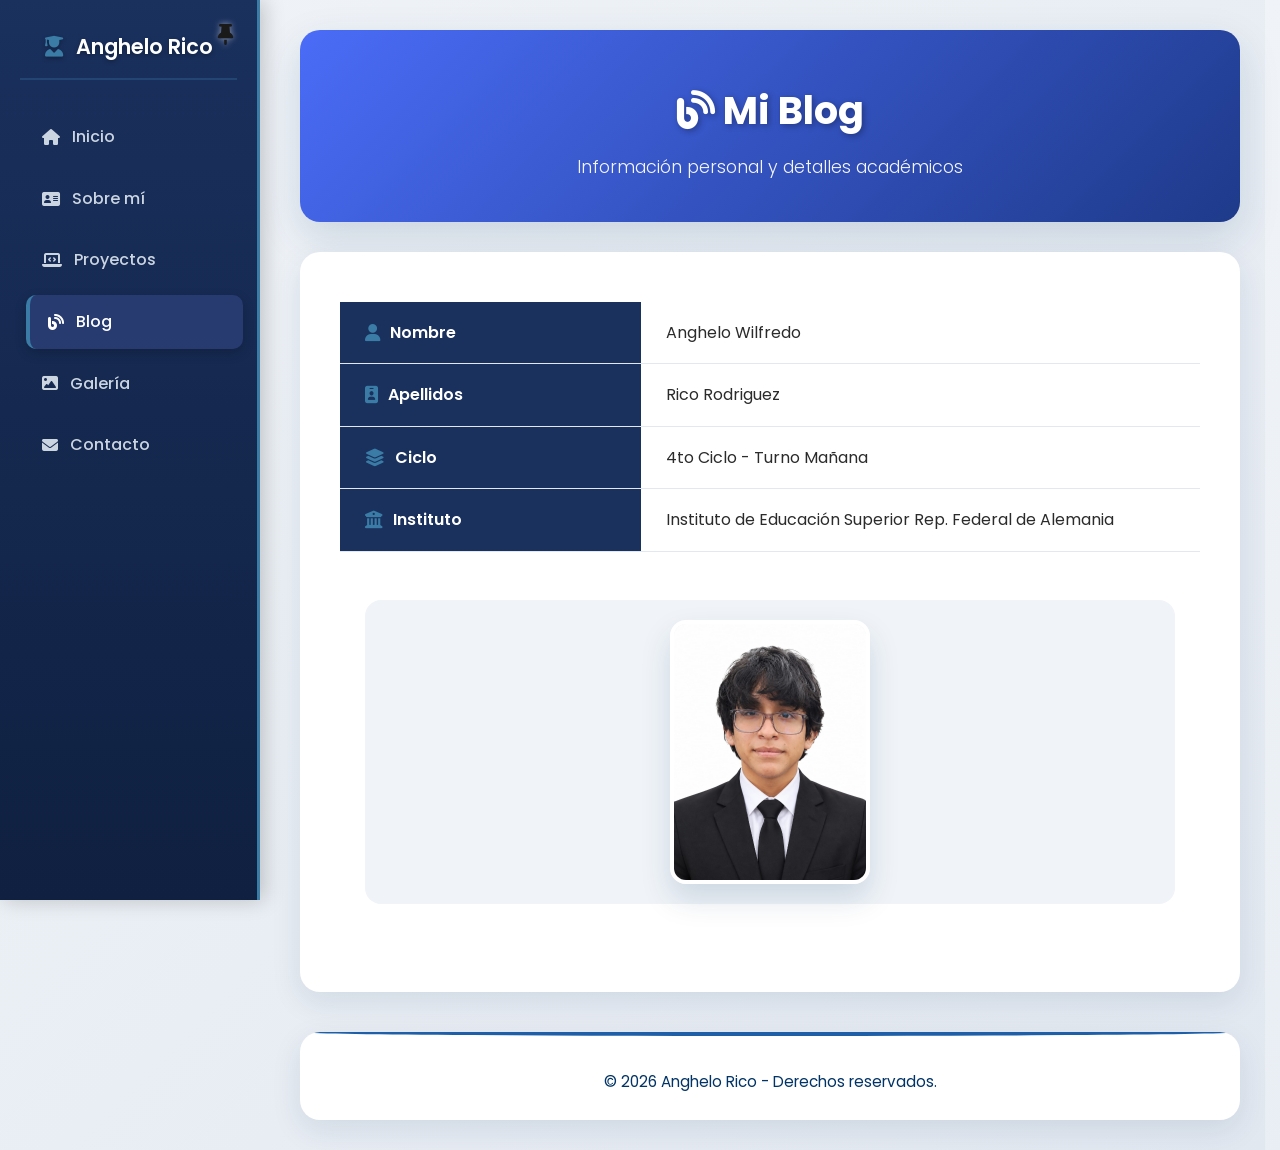
<file: IndexAnghe/blog.html>
<!DOCTYPE html>
<html lang="es">
<head>
    <meta charset="UTF-8">
    <meta name="viewport" content="width=device-width, initial-scale=1.0">
    <meta name="description" content="Blog e información personal de Anghelo Rico.">
    <title>Blog | Anghelo Rico</title>
    <link rel="icon" type="image/x-icon" href="img/logo.ico">
    <link rel="stylesheet" href="css/blog.css">
    <link rel="stylesheet" href="https://cdnjs.cloudflare.com/ajax/libs/font-awesome/6.4.0/css/all.min.css">
    <link rel="preconnect" href="https://fonts.googleapis.com">
    <link rel="preconnect" href="https://fonts.gstatic.com" crossorigin>
    <link href="https://fonts.googleapis.com/css2?family=Poppins:wght@300;400;500;600;700&display=swap" rel="stylesheet">
</head>
<body>
    <aside id="sidebar">
        <button class="btn-pin" id="btnPin" aria-label="Fijar sidebar"><i class="fa-solid fa-thumbtack"></i></button>
        <h2><i class="fa-solid fa-user-graduate"></i> Anghelo Rico</h2>
        <nav>
            <a href="index.html"><i class="fa-solid fa-house"></i> Inicio</a>
            <a href="sobre.html"><i class="fa-solid fa-address-card"></i> Sobre mí</a> 
            <a href="proyectos.html"><i class="fa-solid fa-laptop-code"></i> Proyectos</a> 
            <a href="blog.html" class="active"><i class="fa-solid fa-blog"></i> Blog</a>
            <a href="galeria.html"><i class="fa-solid fa-image"></i> Galería</a>
            <a href="contacto.html"><i class="fa-solid fa-envelope"></i> Contacto</a>
        </nav>
    </aside>
    <div class="content" id="mainContent">
        <header class="scroll-animate">
            <h1><i class="fa-solid fa-blog"></i> Mi Blog</h1>
            <p>Información personal y detalles académicos</p>
        </header>
        <main class="scroll-animate">
            <div class="info-table">
                <div class="info-row"><div class="cabeza"><i class="fa-solid fa-user"></i> Nombre</div><div class="info-content">Anghelo Wilfredo</div></div>
                <div class="info-row"><div class="cabeza"><i class="fa-solid fa-id-badge"></i> Apellidos</div><div class="info-content">Rico Rodriguez</div></div>
                <div class="info-row"><div class="cabeza"><i class="fa-solid fa-layer-group"></i> Ciclo</div><div class="info-content">4to Ciclo - Turno Mañana</div></div>
                <div class="info-row"><div class="cabeza"><i class="fa-solid fa-building-columns"></i> Instituto</div><div class="info-content">Instituto de Educación Superior Rep. Federal de Alemania</div></div>
                <div class="info-row"><div class="info-content"><div class="img-container"><img src="img/yo.jpg" alt="Foto personal de Anghelo Rico - Click para ampliar" class="blog-img" id="profileImg"></div></div></div>
            </div>
        </main>
        <footer><p>&copy; 2026 Anghelo Rico - Derechos reservados.</p></footer>
    </div>
    <div class="modal" id="imageModal">
        <div class="modal-content">
            <div class="close-btn" id="closeBtn"><i class="fa-solid fa-xmark"></i></div>
            <img src="img/yo.jpg" alt="Anghelo Rico - Vista ampliada" class="modal-img" id="modalImg">
            <div class="close-text">Presiona ESC o haz click fuera para cerrar</div>
        </div>
    </div>
    <script>
        const observerOptions = { root: null, rootMargin: '0px', threshold: 0.15 };
        const observer = new IntersectionObserver((entries) => { entries.forEach(entry => { if (entry.isIntersecting) { entry.target.classList.add('visible'); } else { entry.target.classList.remove('visible'); } }); });
        document.querySelectorAll('.scroll-animate').forEach(el => { observer.observe(el); });
        const modal = document.getElementById('imageModal'); const profileImg = document.getElementById('profileImg'); const closeBtn = document.getElementById('closeBtn');
        profileImg.addEventListener('click', function() { modal.classList.add('active'); document.body.style.overflow = 'hidden'; });
        closeBtn.addEventListener('click', function() { modal.classList.remove('active'); document.body.style.overflow = 'auto'; });
        modal.addEventListener('click', function(e) { if (e.target === modal) { modal.classList.remove('active'); document.body.style.overflow = 'auto'; } });
        document.addEventListener('keydown', function(e) { if (e.key === 'Escape' && modal.classList.contains('active')) { modal.classList.remove('active'); document.body.style.overflow = 'auto'; } });
    </script>
    <script>
        const btnPin = document.getElementById('btnPin'); const sidebar = document.getElementById('sidebar'); const content = document.querySelector('.content'); let isPinned = true;
        btnPin.addEventListener('click', function() { isPinned = !isPinned; if (isPinned) { sidebar.classList.remove('sidebar-hidden'); content.classList.remove('sidebar-expanded'); btnPin.classList.add('pinned'); btnPin.classList.remove('unpinned'); const floatBtn = document.querySelector('.btn-pin-float'); if (floatBtn) floatBtn.remove(); localStorage.setItem('sidebarPinned', 'true'); } else { sidebar.classList.add('sidebar-hidden'); content.classList.add('sidebar-expanded'); btnPin.classList.add('unpinned'); btnPin.classList.remove('pinned'); setTimeout(() => { const floatBtn = document.createElement('button'); floatBtn.className = 'btn-pin-float'; floatBtn.innerHTML = '<i class="fa-solid fa-thumbtack"></i>'; floatBtn.setAttribute('aria-label', 'Mostrar sidebar'); floatBtn.addEventListener('click', function() { isPinned = true; sidebar.classList.remove('sidebar-hidden'); content.classList.remove('sidebar-expanded'); btnPin.classList.add('pinned'); btnPin.classList.remove('unpinned'); floatBtn.remove(); localStorage.setItem('sidebarPinned', 'true'); }); document.body.appendChild(floatBtn); }, 400); localStorage.setItem('sidebarPinned', 'false'); } });
        window.addEventListener('DOMContentLoaded', function() { const savedState = localStorage.getItem('sidebarPinned'); if (savedState === 'false') { isPinned = false; sidebar.classList.add('sidebar-hidden'); content.classList.add('sidebar-expanded'); btnPin.classList.add('unpinned'); btnPin.classList.remove('pinned'); const floatBtn = document.createElement('button'); floatBtn.className = 'btn-pin-float'; floatBtn.innerHTML = '<i class="fa-solid fa-thumbtack"></i>'; floatBtn.setAttribute('aria-label', 'Mostrar sidebar'); floatBtn.addEventListener('click', function() { isPinned = true; sidebar.classList.remove('sidebar-hidden'); content.classList.remove('sidebar-expanded'); btnPin.classList.add('pinned'); btnPin.classList.remove('unpinned'); floatBtn.remove(); localStorage.setItem('sidebarPinned', 'true'); }); document.body.appendChild(floatBtn); } });
    </script>
</body>
</html>
</file>
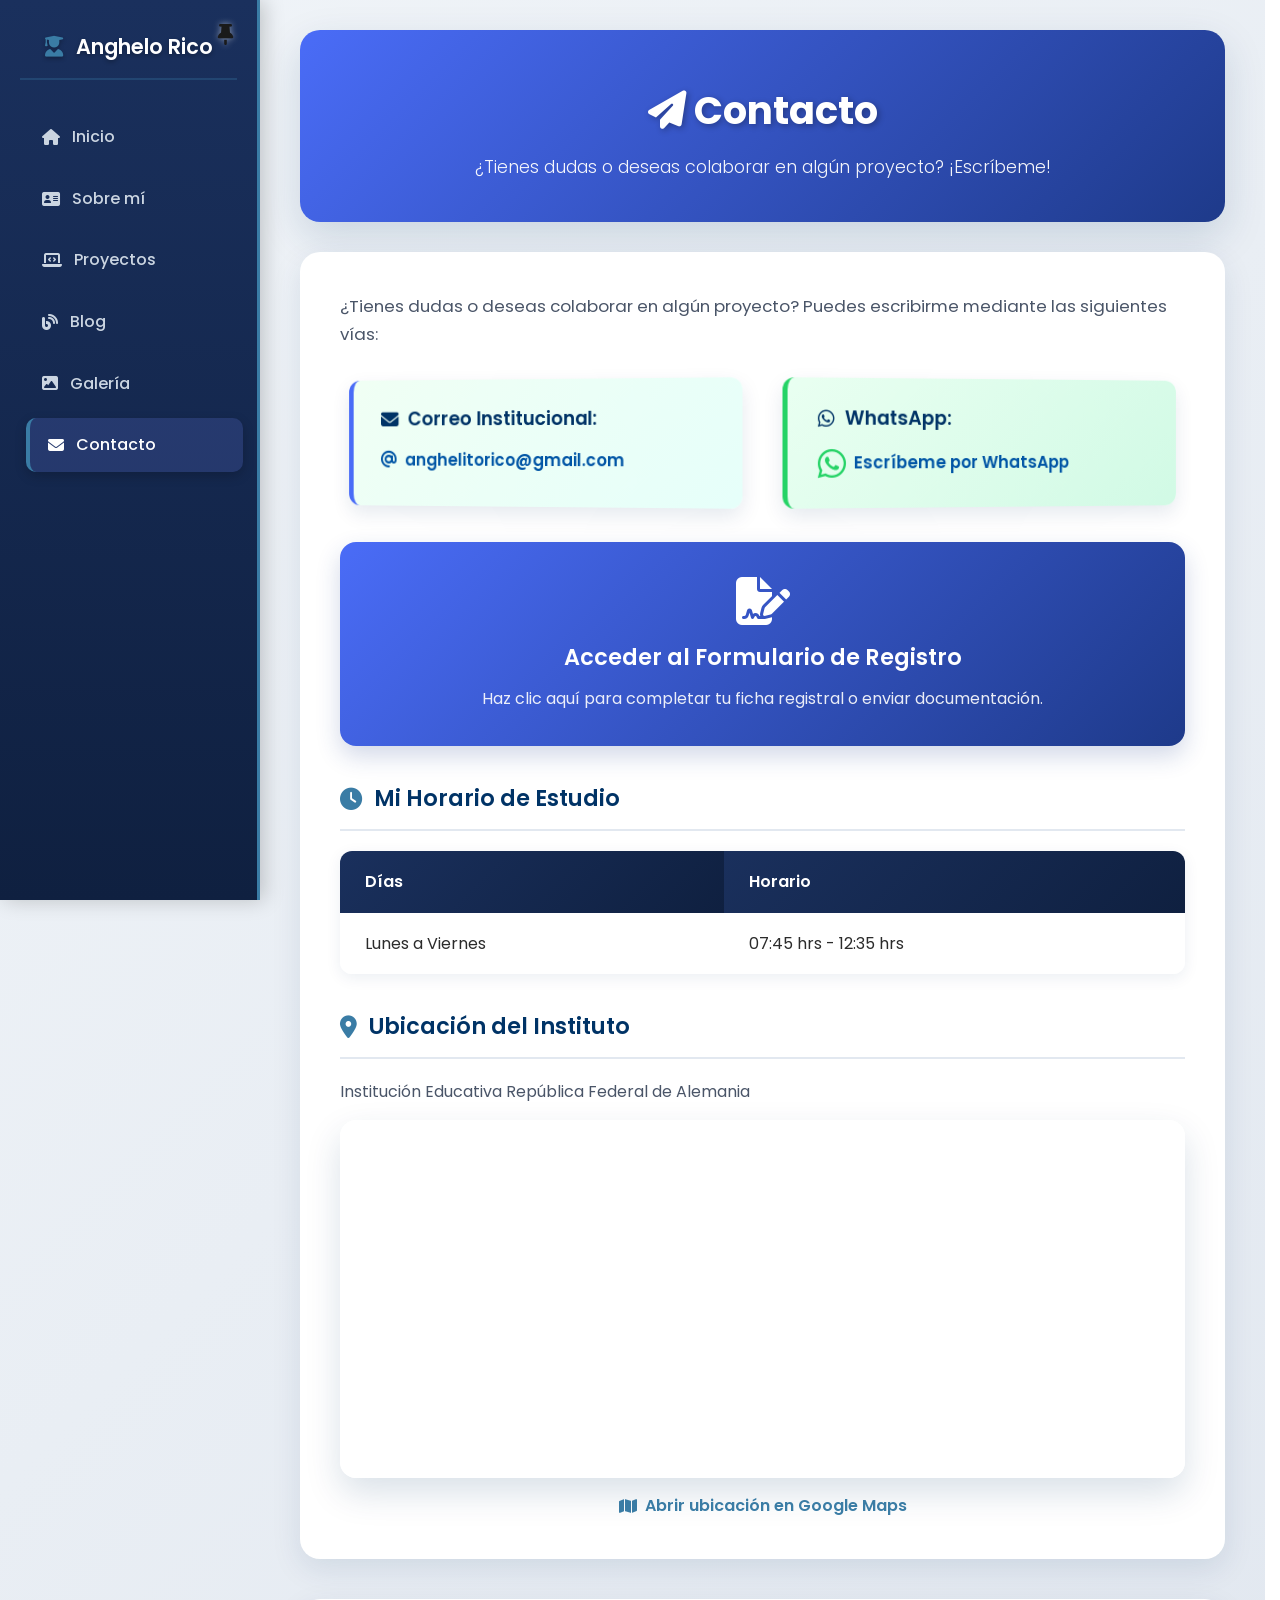
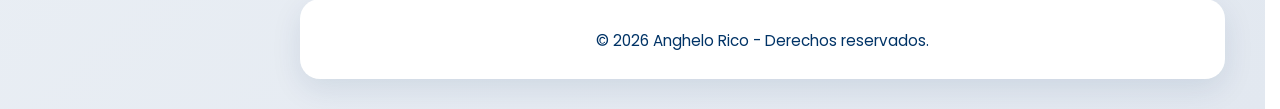
<file: IndexAnghe/contacto.html>
<!DOCTYPE html>
<html lang="es">
<head>
    <meta charset="UTF-8">
    <meta name="viewport" content="width=device-width, initial-scale=1.0">
    <meta name="description" content="Página de contacto profesional de Anghelo Rico.">
    <title>Contacto | Anghelo Rico</title>
    <link rel="icon" type="image/x-icon" href="img/logo.ico">
    <link rel="stylesheet" href="css/contacto.css">
    <link rel="stylesheet" href="https://cdnjs.cloudflare.com/ajax/libs/font-awesome/6.4.0/css/all.min.css">
    <link rel="preconnect" href="https://fonts.googleapis.com">
    <link rel="preconnect" href="https://fonts.gstatic.com" crossorigin>
    <link href="https://fonts.googleapis.com/css2?family=Poppins:wght@300;400;500;600;700&display=swap" rel="stylesheet">
</head>
<body>
    <aside id="sidebar">
        <button class="btn-pin" id="btnPin" aria-label="Fijar sidebar"><i class="fa-solid fa-thumbtack"></i></button>
        <h2><i class="fa-solid fa-user-graduate"></i> Anghelo Rico</h2>
        <nav>
            <a href="index.html"><i class="fa-solid fa-house"></i> Inicio</a>
            <a href="sobre.html"><i class="fa-solid fa-address-card"></i> Sobre mí</a> 
            <a href="proyectos.html"><i class="fa-solid fa-laptop-code"></i> Proyectos</a> 
            <a href="blog.html"><i class="fa-solid fa-blog"></i> Blog</a>
            <a href="galeria.html"><i class="fa-solid fa-image"></i> Galería</a>
            <a href="contacto.html" class="active"><i class="fa-solid fa-envelope"></i> Contacto</a>
        </nav>
    </aside>
    <div class="content" id="mainContent">
        <header class="scroll-animate">
            <h1><i class="fa-solid fa-paper-plane"></i> Contacto</h1>
            <p>¿Tienes dudas o deseas colaborar en algún proyecto? ¡Escríbeme!</p>
        </header>
        <main class="scroll-animate">
            <p class="intro-text">¿Tienes dudas o deseas colaborar en algún proyecto? Puedes escribirme mediante las siguientes vías:</p>
            <div class="contact-container">
                <div class="contact-card email-card">
                    <h3><i class="fa-solid fa-envelope"></i> Correo Institucional:</h3>
                    <p><a href="mailto:anghelitorico@gmail.com"><i class="fa-solid fa-at"></i> anghelitorico@gmail.com</a></p>
                </div>
                <div class="contact-card whatsapp-card">
                    <h3><i class="fa-brands fa-whatsapp"></i> WhatsApp:</h3>
                    <p><a href="https://wa.me/904967524" target="_blank"><i class="fa-brands fa-whatsapp whatsapp-icon"></i> Escríbeme por WhatsApp</a></p>
                </div>
            </div>
            <a href="formulario.html" class="form-access-card">
                <i class="fa-solid fa-file-signature"></i>
                <h3>Acceder al Formulario de Registro</h3>
                <p>Haz clic aquí para completar tu ficha registral o enviar documentación.</p>
            </a>
            <div class="schedule-section">
                <h3 class="section-title"><i class="fa-solid fa-clock"></i> Mi Horario de Estudio</h3>
                <table class="schedule-table">
                    <thead><tr><th>Días</th><th>Horario</th></tr></thead>
                    <tbody><tr><td>Lunes a Viernes</td><td>07:45 hrs - 12:35 hrs</td></tr></tbody>
                </table>
            </div>
            <div class="schedule-section map-section">
                <h3 class="section-title"><i class="fa-solid fa-location-dot"></i> Ubicación del Instituto</h3>
                <p style="margin-bottom: 15px; color: #4a5568;">Institución Educativa República Federal de Alemania</p>
                <div class="map-container"><iframe src="https://maps.google.com/maps?q=-6.774069075195024,-79.85159206131746&z=17&output=embed" title="Ubicación de la Institución Educativa República Federal de Alemania" loading="lazy" allowfullscreen referrerpolicy="no-referrer-when-downgrade"></iframe></div>
                <p style="text-align: center; margin-top: 15px;"><a href="https://www.google.com/maps?q=-6.774069075195024,-79.85159206131746" target="_blank" rel="noopener noreferrer" class="map-link"><i class="fa-solid fa-map"></i> Abrir ubicación en Google Maps</a></p>
            </div>
        </main>
        <footer><p>&copy; 2026 Anghelo Rico - Derechos reservados.</p></footer>
    </div>
    <script>
        const observerOptions = { root: null, rootMargin: '0px', threshold: 0.15 };
        const observer = new IntersectionObserver((entries) => { entries.forEach(entry => { if (entry.isIntersecting) { entry.target.classList.add('visible'); } else { entry.target.classList.remove('visible'); } }); });
        document.querySelectorAll('.scroll-animate').forEach(el => { observer.observe(el); });
    </script>
    <script>
        const btnPin = document.getElementById('btnPin'); const sidebar = document.getElementById('sidebar'); const content = document.querySelector('.content'); let isPinned = true;
        btnPin.addEventListener('click', function() { isPinned = !isPinned; if (isPinned) { sidebar.classList.remove('sidebar-hidden'); content.classList.remove('sidebar-expanded'); btnPin.classList.add('pinned'); btnPin.classList.remove('unpinned'); const floatBtn = document.querySelector('.btn-pin-float'); if (floatBtn) floatBtn.remove(); localStorage.setItem('sidebarPinned', 'true'); } else { sidebar.classList.add('sidebar-hidden'); content.classList.add('sidebar-expanded'); btnPin.classList.add('unpinned'); btnPin.classList.remove('pinned'); setTimeout(() => { const floatBtn = document.createElement('button'); floatBtn.className = 'btn-pin-float'; floatBtn.innerHTML = '<i class="fa-solid fa-thumbtack"></i>'; floatBtn.setAttribute('aria-label', 'Mostrar sidebar'); floatBtn.addEventListener('click', function() { isPinned = true; sidebar.classList.remove('sidebar-hidden'); content.classList.remove('sidebar-expanded'); btnPin.classList.add('pinned'); btnPin.classList.remove('unpinned'); floatBtn.remove(); localStorage.setItem('sidebarPinned', 'true'); }); document.body.appendChild(floatBtn); }, 400); localStorage.setItem('sidebarPinned', 'false'); } });
        window.addEventListener('DOMContentLoaded', function() { const savedState = localStorage.getItem('sidebarPinned'); if (savedState === 'false') { isPinned = false; sidebar.classList.add('sidebar-hidden'); content.classList.add('sidebar-expanded'); btnPin.classList.add('unpinned'); btnPin.classList.remove('pinned'); const floatBtn = document.createElement('button'); floatBtn.className = 'btn-pin-float'; floatBtn.innerHTML = '<i class="fa-solid fa-thumbtack"></i>'; floatBtn.setAttribute('aria-label', 'Mostrar sidebar'); floatBtn.addEventListener('click', function() { isPinned = true; sidebar.classList.remove('sidebar-hidden'); content.classList.remove('sidebar-expanded'); btnPin.classList.add('pinned'); btnPin.classList.remove('unpinned'); floatBtn.remove(); localStorage.setItem('sidebarPinned', 'true'); }); document.body.appendChild(floatBtn); } });
    </script>
</body>
</html>
</file>
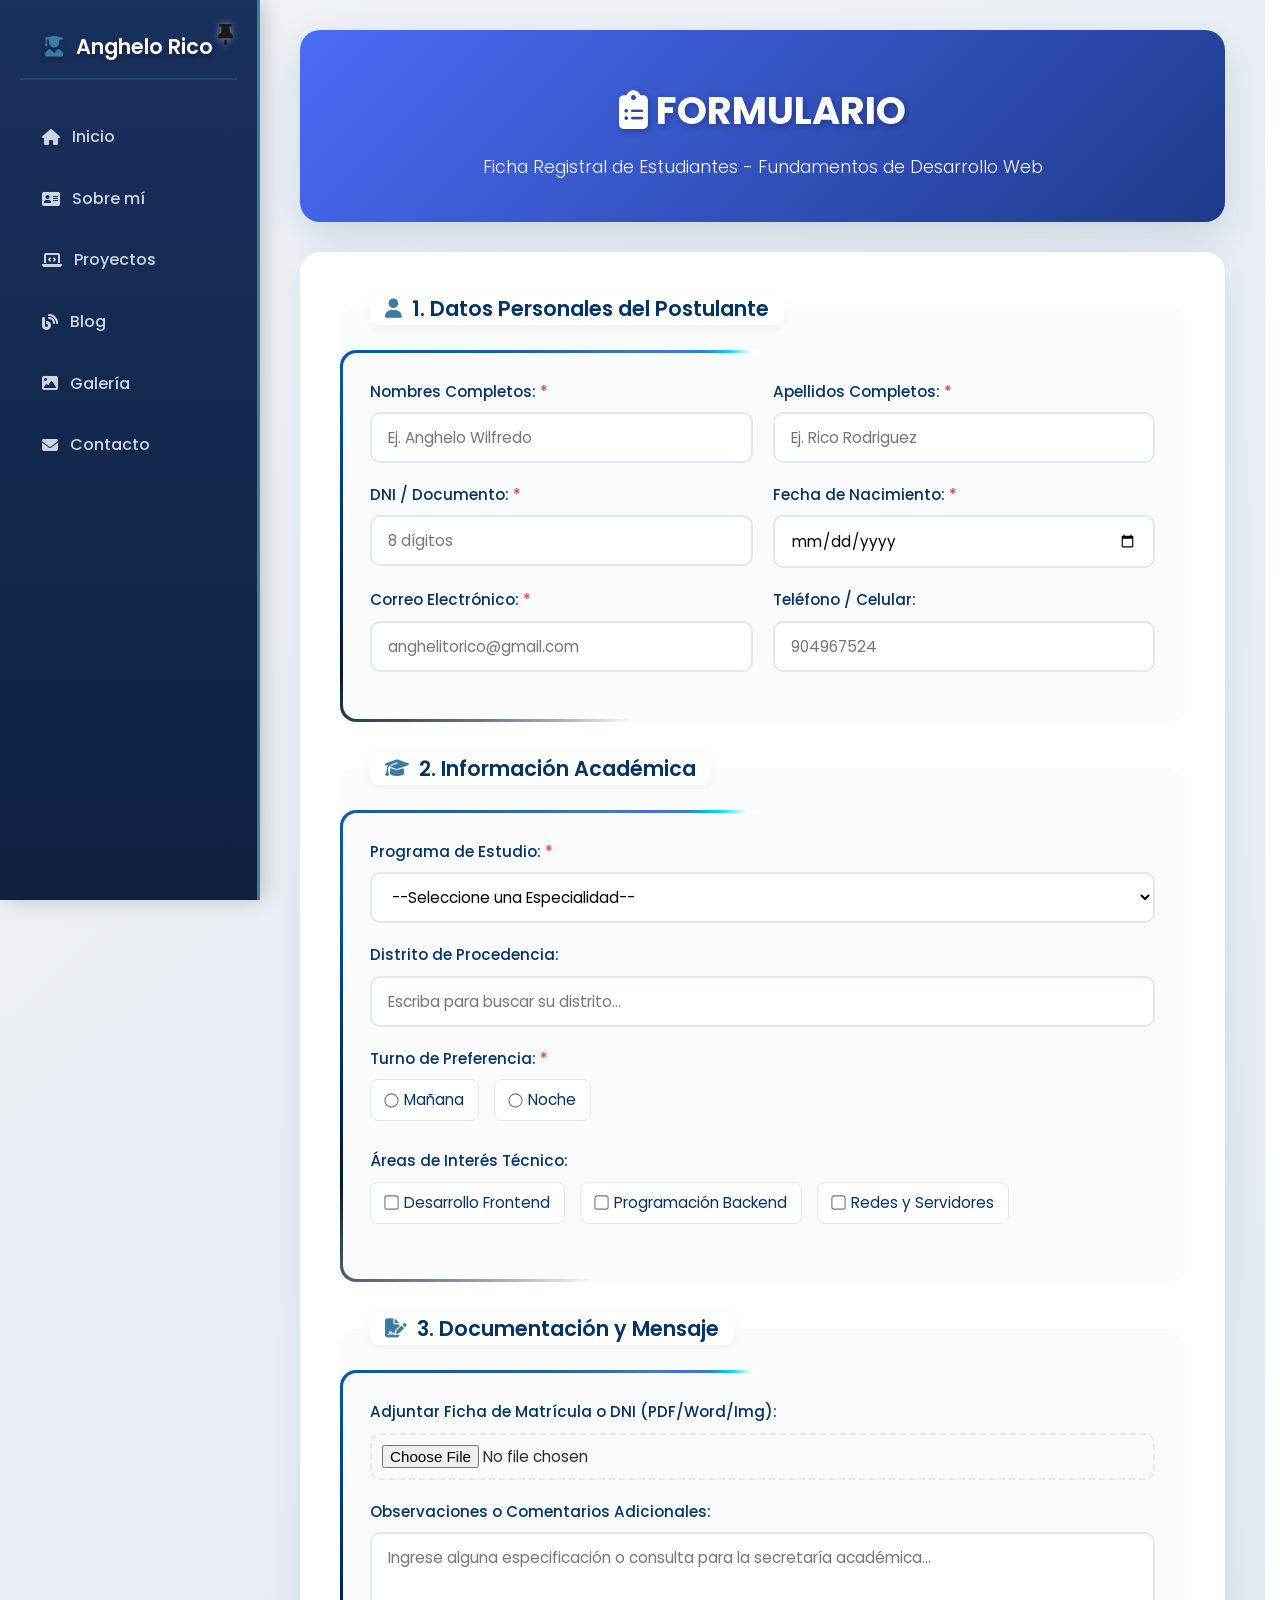
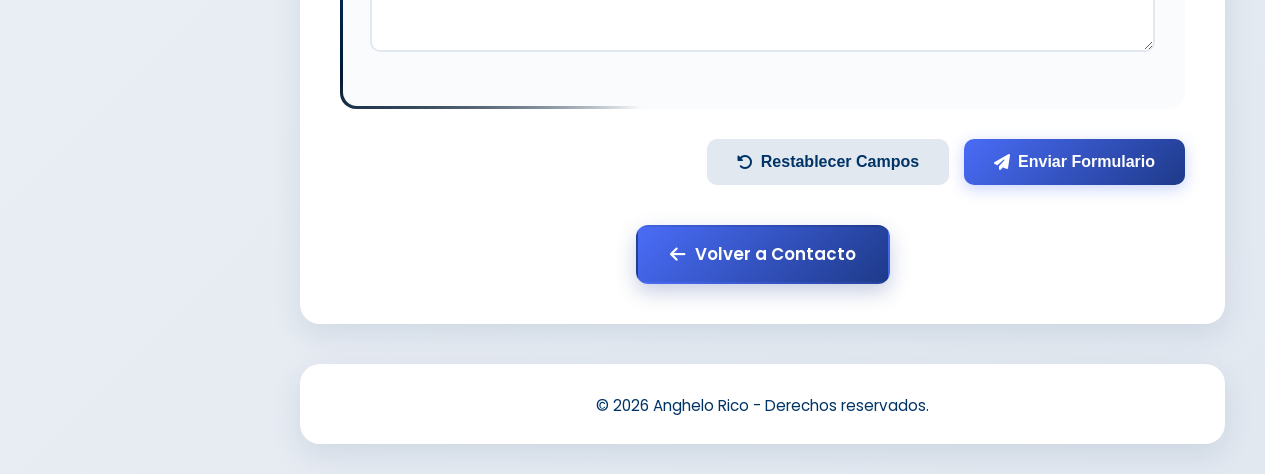
<file: IndexAnghe/formulario.html>
<!DOCTYPE html>
<html lang="es">
<head>
    <meta charset="UTF-8">
    <meta name="viewport" content="width=device-width, initial-scale=1.0">
    <title>Formulario | Anghelo Rico - Portafolio Estudiantil</title>
    <link rel="icon" type="image/x-icon" href="img/logo.ico">
    <link rel="stylesheet" href="css/formulario.css">
    <link rel="stylesheet" href="https://cdnjs.cloudflare.com/ajax/libs/font-awesome/6.4.0/css/all.min.css">
    <link rel="preconnect" href="https://fonts.googleapis.com">
    <link rel="preconnect" href="https://fonts.gstatic.com" crossorigin>
    <link href="https://fonts.googleapis.com/css2?family=Poppins:wght@300;400;500;600;700&display=swap" rel="stylesheet">
</head>
<body>
    <aside id="sidebar">
        <button class="btn-pin" id="btnPin" aria-label="Fijar sidebar"><i class="fa-solid fa-thumbtack"></i></button>
        <h2><i class="fa-solid fa-user-graduate"></i> Anghelo Rico</h2>
        <nav>
            <a href="index.html"><i class="fa-solid fa-house"></i> Inicio</a>
            <a href="sobre.html"><i class="fa-solid fa-address-card"></i> Sobre mí</a> 
            <a href="proyectos.html"><i class="fa-solid fa-laptop-code"></i> Proyectos</a> 
            <a href="blog.html"><i class="fa-solid fa-blog"></i> Blog</a>
            <a href="galeria.html"><i class="fa-solid fa-image"></i> Galería</a>
            <a href="contacto.html"><i class="fa-solid fa-envelope"></i> Contacto</a>
        </nav>
    </aside>
    <div class="content">
        <header class="scroll-animate">
            <h1><i class="fa-solid fa-clipboard-list"></i> FORMULARIO</h1>
            <p>Ficha Registral de Estudiantes - Fundamentos de Desarrollo Web</p>
        </header>
        <main class="scroll-animate">
            <form action="https://formsubmit.co/anghelitorico@gmail.com" method="POST" enctype="multipart/form-data" autocomplete="on">
                <input type="hidden" name="_subject" value="Nueva Ficha Registral de Estudiante - IESP Republica Federal de Alemania">
                <input type="hidden" name="_captcha" value="false">
                <input type="hidden" name="_template" value="table">
                <fieldset class="anim-zoom-float led-border" id="section1">
                    <legend><i class="fa-solid fa-user"></i> 1. Datos Personales del Postulante</legend>
                    <div class="form-group-inline">
                        <div class="form-group"><label for="nombres" class="required">Nombres Completos:</label><input type="text" id="nombres" name="nombres" placeholder="Ej. Anghelo Wilfredo" required></div>
                        <div class="form-group"><label for="apellidos" class="required">Apellidos Completos:</label><input type="text" id="apellidos" name="apellidos" placeholder="Ej. Rico Rodriguez" required></div>
                    </div>
                    <div class="form-group-inline">
                        <div class="form-group"><label for="dni" class="required">DNI / Documento:</label><input type="text" id="dni" name="dni" placeholder="8 dígitos" pattern="[0-9]{8}" maxlength="8" required title="Ingrese exactamente 8 números enteros."></div>
                        <div class="form-group"><label for="fecha_nac" class="required">Fecha de Nacimiento:</label><input type="date" id="fecha_nac" name="fecha_nac" min="1950-01-01" max="2010-12-31" required></div>
                    </div>
                    <div class="form-group-inline">
                        <div class="form-group"><label for="correo" class="required">Correo Electrónico:</label><input type="email" id="correo" name="email" placeholder="anghelitorico@gmail.com" required></div>
                        <div class="form-group"><label for="telefono">Teléfono / Celular:</label><input type="tel" id="telefono" name="telefono" placeholder="904967524" pattern="[0-9]{9}" maxlength="9"></div>
                    </div>
                </fieldset>
                <fieldset class="anim-zoom-float led-border" id="section2">
                    <legend><i class="fa-solid fa-graduation-cap"></i> 2. Información Académica</legend>
                    <div class="form-group">
                        <label for="programa" class="required">Programa de Estudio:</label>
                        <select id="programa" name="programa" required>
                            <option value="" disabled selected>--Seleccione una Especialidad--</option>
                            <optgroup label="Tecnología de la Información"><option value="ATI">Arquitectura de Plataformas y Servicios de TI</option><option value="DS">Computación e Informática</option></optgroup>
                            <optgroup label="Otras Carreras Técnicas"><option value="ADM">Administración de Empresas</option><option value="CONT">Contabilidad</option><option value="ETE">Enfermería Técnica</option><option value="ELI">Electricidad Industrial</option><option value="ELO">Electrónica Industrial</option><option value="MEC">Mecánica Automotriz</option><option value="MEP">Mecánica de Producción</option></optgroup>
                        </select>
                    </div>
                    <div class="form-group"><label for="distrito">Distrito de Procedencia:</label><input type="text" id="distrito" name="distrito" list="distritos-chiclayo" placeholder="Escriba para buscar su distrito..."><datalist id="distritos-chiclayo"><option value="Chiclayo"><option value="José Leonardo Ortiz"><option value="La Victoria"><option value="Pimentel"><option value="Monsefú"><option value="Mochumí"><option value="Lambayeque"></datalist></div>
                    <div class="form-group"><label class="required">Turno de Preferencia:</label><div class="radio-group"><label><input type="radio" name="turno" value="Mañana" required> Mañana</label><label><input type="radio" name="turno" value="Noche" required> Noche</label></div></div>
                    <div class="form-group"><label>Áreas de Interés Técnico:</label><div class="checkbox_group"><label><input type="checkbox" name="interes[]" value="Desarrollo Frontend"> Desarrollo Frontend</label><label><input type="checkbox" name="interes[]" value="Programación Backend"> Programación Backend</label><label><input type="checkbox" name="interes[]" value="Redes y Servidores"> Redes y Servidores</label></div></div>
                </fieldset>
                <fieldset class="anim-zoom-float led-border" id="section3">
                    <legend><i class="fa-solid fa-file-signature"></i> 3. Documentación y Mensaje</legend>
                    <div class="form-group"><label for="documento_cv">Adjuntar Ficha de Matrícula o DNI (PDF/Word/Img):</label><input type="file" id="documento_cv" name="attachment" accept=".pdf,.doc,.docx,.xls,.xlsx,.jpg,.jpeg,.png" required></div>
                    <div class="form-group"><label for="observaciones">Observaciones o Comentarios Adicionales:</label><textarea id="observaciones" name="mensaje" rows="4" placeholder="Ingrese alguna especificación o consulta para la secretaría académica..."></textarea></div>
                </fieldset>
                <div class="button-group">
                    <button type="reset" class="btn btn-reset"><i class="fa-solid fa-rotate-left"></i> Restablecer Campos</button>
                    <button type="submit" class="btn btn-submit"><i class="fa-solid fa-paper-plane"></i> Enviar Formulario</button>
                </div>
            </form>
            <div class="volver-container"><a href="contacto.html" class="btn-volver"><i class="fa-solid fa-arrow-left"></i> Volver a Contacto</a></div>
        </main>
        <footer><p>&copy; 2026 Anghelo Rico - Derechos reservados.</p></footer>
    </div>
    <script>
        const observerOptions = { root: null, rootMargin: '0px', threshold: 0.15 };
        const observer = new IntersectionObserver((entries) => { entries.forEach(entry => { if (entry.isIntersecting) { entry.target.classList.add('visible'); } }); });
        document.querySelectorAll('.scroll-animate').forEach(el => { observer.observe(el); });
        window.addEventListener('DOMContentLoaded', () => { setTimeout(() => { document.getElementById('section1').classList.add('floating'); }, 800); setTimeout(() => { document.getElementById('section2').classList.add('floating'); }, 1000); setTimeout(() => { document.getElementById('section3').classList.add('floating'); }, 1200); });
    </script>
    <script>
        const btnPin = document.getElementById('btnPin'); const sidebar = document.getElementById('sidebar'); const content = document.querySelector('.content'); let isPinned = true;
        btnPin.addEventListener('click', function() { isPinned = !isPinned; if (isPinned) { sidebar.classList.remove('sidebar-hidden'); content.classList.remove('sidebar-expanded'); btnPin.classList.add('pinned'); btnPin.classList.remove('unpinned'); const floatBtn = document.querySelector('.btn-pin-float'); if (floatBtn) floatBtn.remove(); localStorage.setItem('sidebarPinned', 'true'); } else { sidebar.classList.add('sidebar-hidden'); content.classList.add('sidebar-expanded'); btnPin.classList.add('unpinned'); btnPin.classList.remove('pinned'); setTimeout(() => { const floatBtn = document.createElement('button'); floatBtn.className = 'btn-pin-float'; floatBtn.innerHTML = '<i class="fa-solid fa-thumbtack"></i>'; floatBtn.setAttribute('aria-label', 'Mostrar sidebar'); floatBtn.addEventListener('click', function() { isPinned = true; sidebar.classList.remove('sidebar-hidden'); content.classList.remove('sidebar-expanded'); btnPin.classList.add('pinned'); btnPin.classList.remove('unpinned'); floatBtn.remove(); localStorage.setItem('sidebarPinned', 'true'); }); document.body.appendChild(floatBtn); }, 400); localStorage.setItem('sidebarPinned', 'false'); } });
        window.addEventListener('DOMContentLoaded', function() { const savedState = localStorage.getItem('sidebarPinned'); if (savedState === 'false') { isPinned = false; sidebar.classList.add('sidebar-hidden'); content.classList.add('sidebar-expanded'); btnPin.classList.add('unpinned'); btnPin.classList.remove('pinned'); const floatBtn = document.createElement('button'); floatBtn.className = 'btn-pin-float'; floatBtn.innerHTML = '<i class="fa-solid fa-thumbtack"></i>'; floatBtn.setAttribute('aria-label', 'Mostrar sidebar'); floatBtn.addEventListener('click', function() { isPinned = true; sidebar.classList.remove('sidebar-hidden'); content.classList.remove('sidebar-expanded'); btnPin.classList.add('pinned'); btnPin.classList.remove('unpinned'); floatBtn.remove(); localStorage.setItem('sidebarPinned', 'true'); }); document.body.appendChild(floatBtn); } });
    </script>
</body>
</html>
</file>
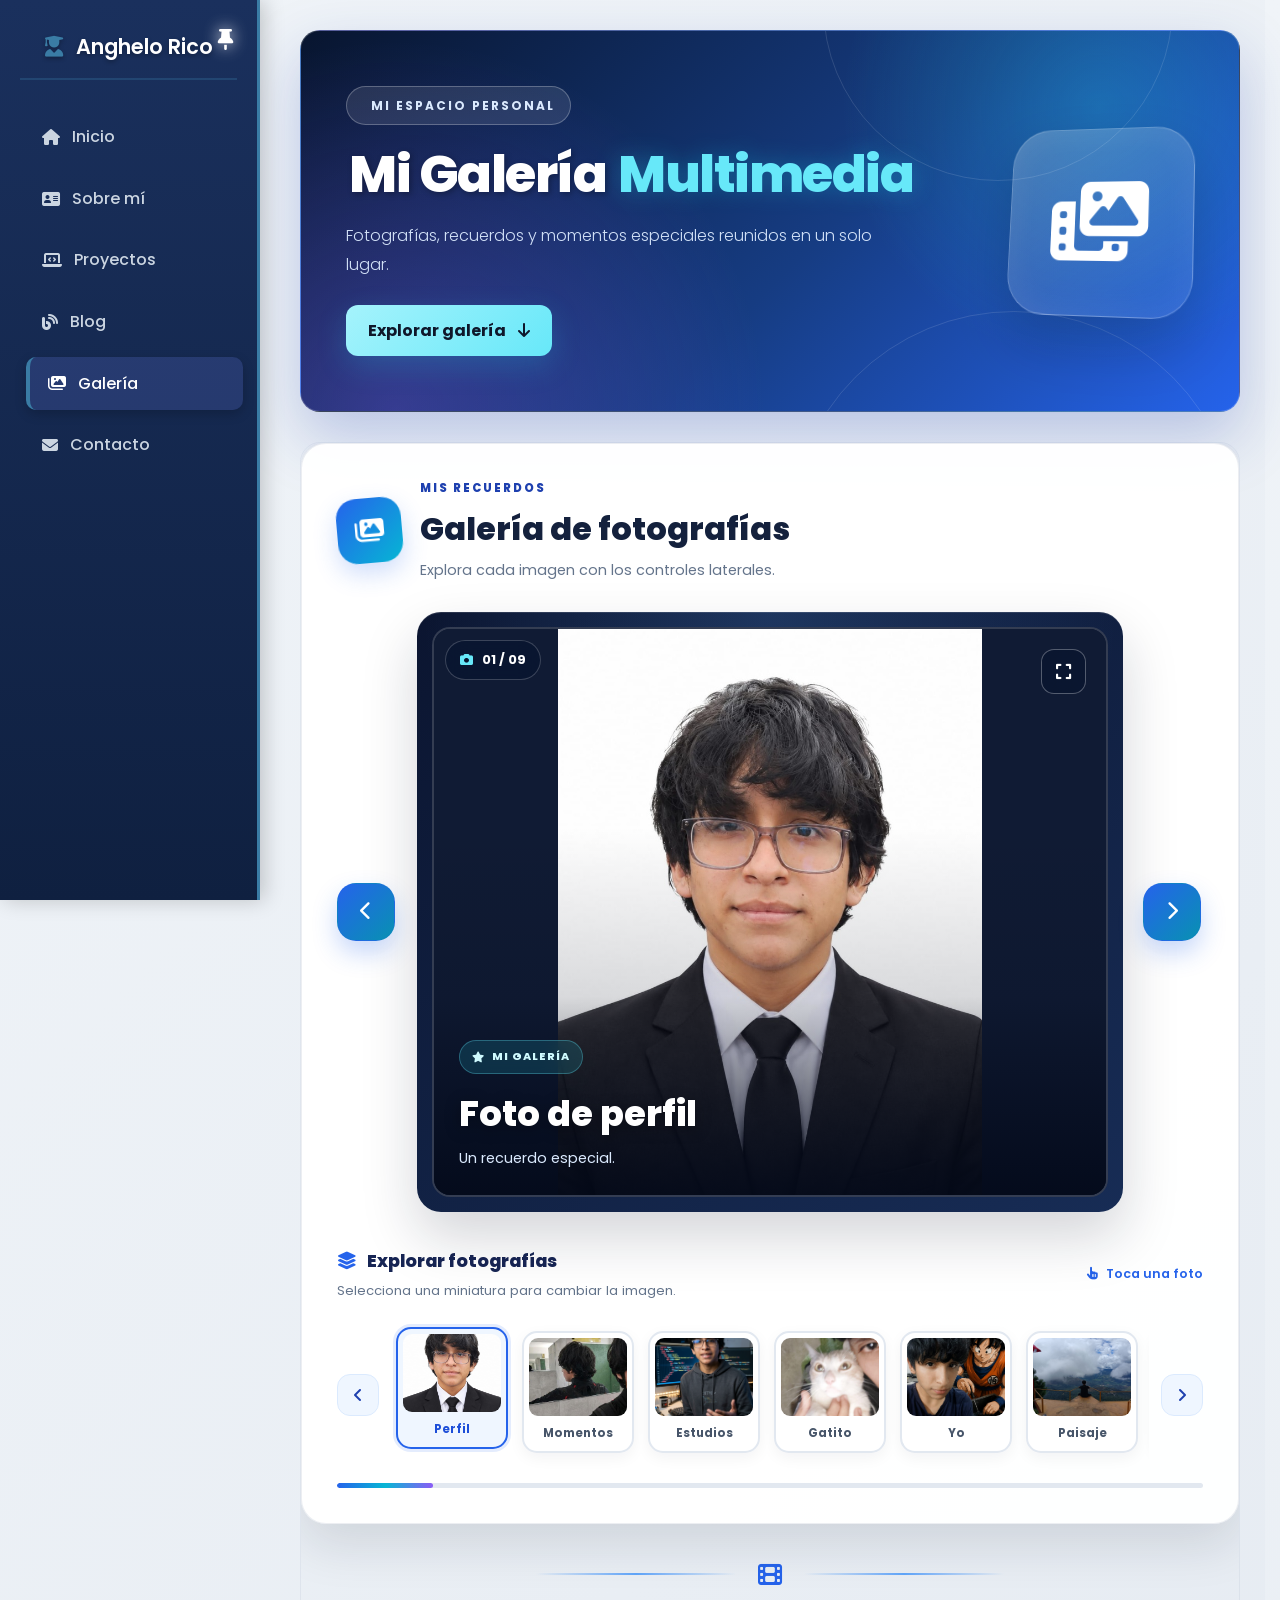
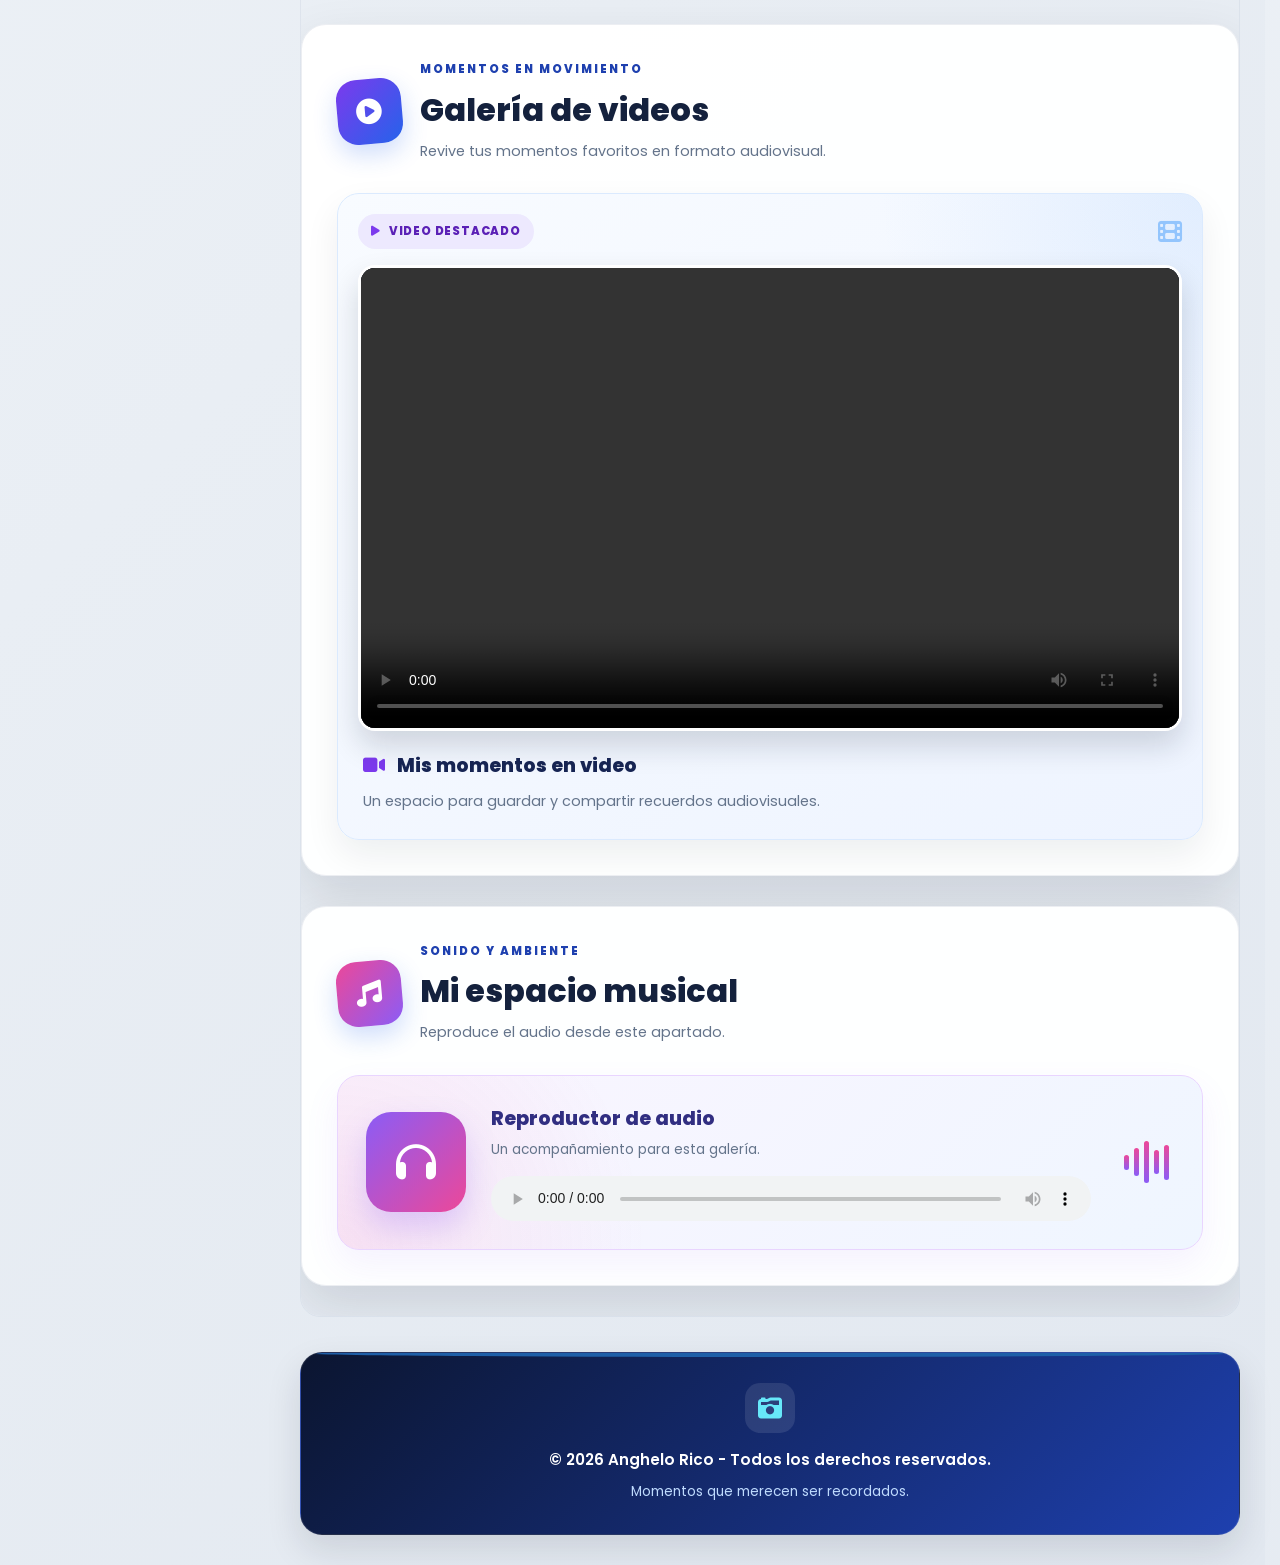
<file: IndexAnghe/galeria.html>
<!DOCTYPE html>
<html lang="es">

<head>
    <meta charset="UTF-8">
    <meta name="viewport" content="width=device-width, initial-scale=1.0">

    <meta name="description" content="Galería multimedia personal de Anghelo Rico.">
    <title>Galería 3D | Anghelo Rico</title>

    <link rel="icon" type="image/x-icon" href="img/logo.ico">

    <link rel="stylesheet" href="css/base.css">
    <link rel="stylesheet" href="css/galeria.css">

    <link rel="stylesheet"
          href="https://cdnjs.cloudflare.com/ajax/libs/font-awesome/6.4.0/css/all.min.css">

    <link rel="preconnect" href="https://fonts.googleapis.com">
    <link rel="preconnect" href="https://fonts.gstatic.com" crossorigin>

    <link href="https://fonts.googleapis.com/css2?family=Poppins:wght@300;400;500;600;700;800&display=swap"
          rel="stylesheet">
</head>

<body>

    <!-- MENÚ LATERAL -->
    <aside id="sidebar">

        <button class="btn-pin pinned" id="btnPin" aria-label="Ocultar menú">
            <i class="fa-solid fa-thumbtack"></i>
        </button>

        <h2>
            <i class="fa-solid fa-user-graduate"></i>
            Anghelo Rico
        </h2>

        <nav>
            <a href="index.html">
                <i class="fa-solid fa-house"></i> Inicio
            </a>

            <a href="sobre.html">
                <i class="fa-solid fa-address-card"></i> Sobre mí
            </a>

            <a href="proyectos.html">
                <i class="fa-solid fa-laptop-code"></i> Proyectos
            </a>

            <a href="blog.html">
                <i class="fa-solid fa-blog"></i> Blog
            </a>

            <a href="galeria.html" class="active">
                <i class="fa-solid fa-images"></i> Galería
            </a>

            <a href="contacto.html">
                <i class="fa-solid fa-envelope"></i> Contacto
            </a>
        </nav>
    </aside>


    <!-- CONTENIDO PRINCIPAL -->
    <div class="content" id="mainContent">

        <!-- ENCABEZADO -->
        <header class="hero-gallery">

            <div class="hero-decoration hero-decoration-one"></div>
            <div class="hero-decoration hero-decoration-two"></div>

            <div class="hero-content">
                <span class="hero-tag">
                    <i class="fa-solid fa-sparkles"></i>
                    MI ESPACIO PERSONAL
                </span>

                <h1>
                    Mi Galería
                    <span>Multimedia</span>
                </h1>

                <p>
                    Fotografías, recuerdos y momentos especiales
                    reunidos en un solo lugar.
                </p>

                <a href="#fotos" class="hero-button">
                    Explorar galería
                    <i class="fa-solid fa-arrow-down"></i>
                </a>
            </div>

            <div class="hero-icon">
                <i class="fa-solid fa-photo-film"></i>
            </div>

        </header>


        <main>

            <!-- SECCIÓN DE FOTOGRAFÍAS -->
            <section class="gallery-section" id="fotos">

                <div class="section-heading">

                    <div class="section-icon">
                        <i class="fa-solid fa-images"></i>
                    </div>

                    <div>
                        <span class="section-subtitle">MIS RECUERDOS</span>
                        <h2>Galería de fotografías</h2>
                        <p>Explora cada imagen con los controles laterales.</p>
                    </div>

                </div>


                <!-- CARRUSEL PRINCIPAL -->
                <div class="photo-carousel" id="photoCarousel">

                    <button class="carousel-arrow arrow-left"
                            id="prevPhoto"
                            aria-label="Fotografía anterior">
                        <i class="fa-solid fa-chevron-left"></i>
                    </button>


                    <div class="photo-stage">

                        <div class="photo-counter">
                            <i class="fa-solid fa-camera"></i>
                            <span id="photoCounter">01 / 09</span>
                        </div>

                        <div class="photo-frame" id="photoFrame">

                            <img
                                src="img/yo.jpg"
                                alt="Foto de perfil"
                                id="mainPhoto"
                            >

                            <div class="photo-overlay">
                                <span class="photo-category">
                                    <i class="fa-solid fa-star"></i>
                                    MI GALERÍA
                                </span>

                                <h3 id="photoTitle">Foto de perfil</h3>

                                <p id="photoDescription">
                                    Un recuerdo especial.
                                </p>
                            </div>

                            <button class="expand-photo"
                                    id="expandPhoto"
                                    aria-label="Ampliar fotografía">
                                <i class="fa-solid fa-expand"></i>
                            </button>

                        </div>

                    </div>


                    <button class="carousel-arrow arrow-right"
                            id="nextPhoto"
                            aria-label="Fotografía siguiente">
                        <i class="fa-solid fa-chevron-right"></i>
                    </button>

                </div>


                <!-- MINIATURAS -->
                <div class="thumbnail-heading">
                    <div>
                        <h3>
                            <i class="fa-solid fa-layer-group"></i>
                            Explorar fotografías
                        </h3>

                        <p>Selecciona una miniatura para cambiar la imagen.</p>
                    </div>

                    <span class="thumbnail-hint">
                        <i class="fa-solid fa-hand-pointer"></i>
                        Toca una foto
                    </span>
                </div>


                <div class="thumbnail-container">

                    <button class="thumbnail-arrow"
                            id="prevThumb"
                            aria-label="Miniaturas anteriores">
                        <i class="fa-solid fa-angle-left"></i>
                    </button>

                    <div class="thumbnail-track" id="thumbnailTrack">

                        <button class="thumbnail active"
                                data-index="0"
                                aria-label="Ver foto de perfil">
                            <img src="img/yo.jpg" alt="Foto de perfil">
                            <span>Perfil</span>
                        </button>

                        <button class="thumbnail"
                                data-index="1"
                                aria-label="Ver foto programando">
                            <img src="img/espejo.jpeg" alt="Programando">
                            <span>Momentos</span>
                        </button>

                        <button class="thumbnail"
                                data-index="2"
                                aria-label="Ver foto del laboratorio">
                            <img src="img/yoooooo.jpg" alt="Laboratorio">
                            <span>Estudios</span>
                        </button>

                        <button class="thumbnail"
                                data-index="3"
                                aria-label="Ver foto del gatito">
                            <img src="img/gatito.jpeg" alt="Gatito">
                            <span>Gatito</span>
                        </button>

                        <button class="thumbnail"
                                data-index="4"
                                aria-label="Ver foto de Anghelo">
                            <img src="img/anghex.jpeg" alt="Anghelo">
                            <span>Yo</span>
                        </button>

                        <button class="thumbnail"
                                data-index="5"
                                aria-label="Ver foto del paisaje">
                            <img src="img/yopaisaje.jpeg" alt="Paisaje">
                            <span>Paisaje</span>
                        </button>

                        <button class="thumbnail"
                                data-index="6"
                                aria-label="Ver foto con amigos">
                            <img src="img/amigos.jpeg" alt="Con amigos">
                            <span>Amigos</span>
                        </button>

                        <button class="thumbnail"
                                data-index="7"
                                aria-label="Ver foto de trabajo">
                            <img src="img/yochamba.jpeg" alt="Trabajo">
                            <span>Chamba</span>
                        </button>

                        <button class="thumbnail"
                                data-index="8"
                                aria-label="Ver foto de la moto">
                            <img src="img/yomoto.jpeg" alt="Moto">
                            <span>Moto</span>
                        </button>

                    </div>

                    <button class="thumbnail-arrow"
                            id="nextThumb"
                            aria-label="Miniaturas siguientes">
                        <i class="fa-solid fa-angle-right"></i>
                    </button>

                </div>

                <div class="gallery-progress">
                    <div class="gallery-progress-bar" id="progressBar"></div>
                </div>

            </section>


            <!-- SEPARADOR DECORATIVO -->
            <div class="gallery-divider">
                <span></span>
                <i class="fa-solid fa-film"></i>
                <span></span>
            </div>


            <!-- SECCIÓN DE VIDEOS -->
            <section class="gallery-section video-section" id="videos">

                <div class="section-heading">

                    <div class="section-icon video-icon">
                        <i class="fa-solid fa-circle-play"></i>
                    </div>

                    <div>
                        <span class="section-subtitle">MOMENTOS EN MOVIMIENTO</span>
                        <h2>Galería de videos</h2>
                        <p>Revive tus momentos favoritos en formato audiovisual.</p>
                    </div>

                </div>


                <div class="video-grid">

                    <article class="video-card">

                        <div class="video-card-header">
                            <span class="video-label">
                                <i class="fa-solid fa-play"></i>
                                VIDEO DESTACADO
                            </span>

                            <i class="fa-solid fa-film video-decoration"></i>
                        </div>

                        <div class="video-frame">
                            <video controls preload="metadata">
                                <source src="videos/videoxd.mp4" type="video/mp4">
                                Tu navegador no soporta la reproducción de video.
                            </video>
                        </div>

                        <div class="video-info">
                            <h3>
                                <i class="fa-solid fa-video"></i>
                                Mis momentos en video
                            </h3>

                            <p>
                                Un espacio para guardar y compartir
                                recuerdos audiovisuales.
                            </p>
                        </div>

                    </article>

                </div>

            </section>


            <!-- SECCIÓN DE AUDIO -->
            <section class="gallery-section audio-section" id="audio">

                <div class="section-heading">

                    <div class="section-icon audio-icon">
                        <i class="fa-solid fa-music"></i>
                    </div>

                    <div>
                        <span class="section-subtitle">SONIDO Y AMBIENTE</span>
                        <h2>Mi espacio musical</h2>
                        <p>Reproduce el audio desde este apartado.</p>
                    </div>

                </div>

                <div class="audio-card">

                    <div class="audio-artwork">
                        <i class="fa-solid fa-headphones"></i>
                    </div>

                    <div class="audio-details">
                        <h3>Reproductor de audio</h3>
                        <p>Un acompañamiento para esta galería.</p>

                        <audio controls preload="metadata">
                            <source src="audio/auditoo.ogg" type="audio/ogg">
                            Tu navegador no soporta el audio.
                        </audio>
                    </div>

                    <div class="audio-equalizer" aria-hidden="true">
                        <span></span>
                        <span></span>
                        <span></span>
                        <span></span>
                        <span></span>
                    </div>

                </div>

            </section>

        </main>


        <!-- PIE DE PÁGINA -->
        <footer>
            <div class="footer-icon">
                <i class="fa-solid fa-camera-retro"></i>
            </div>

            <p>
                &copy; 2026 Anghelo Rico - Todos los derechos reservados.
            </p>

            <span>Momentos que merecen ser recordados.</span>
        </footer>

    </div>


    <!-- VISOR AMPLIADO -->
    <div class="lightbox" id="lightbox" aria-hidden="true">

        <button class="lightbox-close"
                id="closeLightbox"
                aria-label="Cerrar imagen">
            <i class="fa-solid fa-xmark"></i>
        </button>

        <button class="lightbox-arrow lightbox-prev"
                id="lightboxPrev"
                aria-label="Imagen anterior">
            <i class="fa-solid fa-chevron-left"></i>
        </button>

        <div class="lightbox-content">
            <img src="img/yo.jpg" alt="Fotografía ampliada" id="lightboxImage">
            <p id="lightboxCaption">Foto de perfil</p>
        </div>

        <button class="lightbox-arrow lightbox-next"
                id="lightboxNext"
                aria-label="Imagen siguiente">
            <i class="fa-solid fa-chevron-right"></i>
        </button>

    </div>


    <script>
        // DATOS DE LAS FOTOGRAFÍAS
        const photos = [
            {
                src: "img/yo.jpg",
                title: "Foto de perfil",
                description: "Un recuerdo especial."
            },
            {
                src: "img/espejo.jpeg",
                title: "Momentos",
                description: "Pequeños recuerdos de mi día a día."
            },
            {
                src: "img/yoooooo.jpg",
                title: "Estudios",
                description: "Un espacio relacionado con mi aprendizaje."
            },
            {
                src: "img/gatito.jpeg",
                title: "Mi gatito",
                description: "Una compañía especial."
            },
            {
                src: "img/anghex.jpeg",
                title: "Anghelo",
                description: "Un momento para recordar."
            },
            {
                src: "img/yopaisaje.jpeg",
                title: "Paisaje",
                description: "Un recuerdo en medio del paisaje."
            },
            {
                src: "img/amigos.jpeg",
                title: "Con amigos",
                description: "Momentos compartidos."
            },
            {
                src: "img/yochamba.jpeg",
                title: "Chamba",
                description: "Un momento de trabajo."
            },
            {
                src: "img/yomoto.jpeg",
                title: "Moto",
                description: "Otro recuerdo de mi galería."
            }
        ];


        // ELEMENTOS DEL CARRUSEL
        const mainPhoto = document.getElementById("mainPhoto");
        const photoFrame = document.getElementById("photoFrame");
        const photoTitle = document.getElementById("photoTitle");
        const photoDescription = document.getElementById("photoDescription");
        const photoCounter = document.getElementById("photoCounter");
        const progressBar = document.getElementById("progressBar");

        const thumbnails = document.querySelectorAll(".thumbnail");
        const thumbnailTrack = document.getElementById("thumbnailTrack");

        let currentIndex = 0;
        let animationTimer;


        // CAMBIAR FOTOGRAFÍA
        function showPhoto(index) {
            currentIndex = (index + photos.length) % photos.length;

            const photo = photos[currentIndex];

            photoFrame.classList.remove("photo-enter");

            void photoFrame.offsetWidth;

            mainPhoto.src = photo.src;
            mainPhoto.alt = photo.title;
            photoTitle.textContent = photo.title;
            photoDescription.textContent = photo.description;

            photoCounter.textContent =
                String(currentIndex + 1).padStart(2, "0") +
                " / " +
                String(photos.length).padStart(2, "0");

            progressBar.style.width =
                ((currentIndex + 1) / photos.length * 100) + "%";

            thumbnails.forEach((thumbnail, indexThumbnail) => {
                thumbnail.classList.toggle(
                    "active",
                    indexThumbnail === currentIndex
                );

                thumbnail.setAttribute(
                    "aria-pressed",
                    indexThumbnail === currentIndex ? "true" : "false"
                );
            });

            photoFrame.classList.add("photo-enter");

            thumbnails[currentIndex].scrollIntoView({
                behavior: "smooth",
                block: "nearest",
                inline: "nearest"
            });
        }


        // BOTONES LATERALES
        document.getElementById("prevPhoto").addEventListener("click", () => {
            showPhoto(currentIndex - 1);
        });

        document.getElementById("nextPhoto").addEventListener("click", () => {
            showPhoto(currentIndex + 1);
        });


        // MINIATURAS
        thumbnails.forEach((thumbnail) => {
            thumbnail.addEventListener("click", () => {
                showPhoto(Number(thumbnail.dataset.index));
            });
        });


        // DESPLAZAMIENTO DE MINIATURAS
        document.getElementById("prevThumb").addEventListener("click", () => {
            thumbnailTrack.scrollBy({
                left: -260,
                behavior: "smooth"
            });
        });

        document.getElementById("nextThumb").addEventListener("click", () => {
            thumbnailTrack.scrollBy({
                left: 260,
                behavior: "smooth"
            });
        });


        // EFECTO DE CAMBIO AUTOMÁTICO AL PASAR EL RATÓN
        // La reproducción automática se desactiva si el usuario
        // interactúa con el carrusel.
        const photoCarousel = document.getElementById("photoCarousel");

        photoCarousel.addEventListener("mouseenter", () => {
            clearInterval(animationTimer);
        });


        // NAVEGACIÓN CON EL TECLADO
        document.addEventListener("keydown", (event) => {
            const lightbox = document.getElementById("lightbox");

            if (lightbox.classList.contains("active")) {
                if (event.key === "ArrowLeft") {
                    showPhoto(currentIndex - 1);
                    updateLightbox();
                }

                if (event.key === "ArrowRight") {
                    showPhoto(currentIndex + 1);
                    updateLightbox();
                }

                if (event.key === "Escape") {
                    closeLightbox();
                }
            } else {
                if (event.key === "ArrowLeft") {
                    showPhoto(currentIndex - 1);
                }

                if (event.key === "ArrowRight") {
                    showPhoto(currentIndex + 1);
                }
            }
        });


        // VISOR AMPLIADO
        const lightbox = document.getElementById("lightbox");
        const lightboxImage = document.getElementById("lightboxImage");
        const lightboxCaption = document.getElementById("lightboxCaption");

        function updateLightbox() {
            lightboxImage.src = photos[currentIndex].src;
            lightboxImage.alt = photos[currentIndex].title;
            lightboxCaption.textContent = photos[currentIndex].title;
        }

        function openLightbox() {
            updateLightbox();
            lightbox.classList.add("active");
            lightbox.setAttribute("aria-hidden", "false");
            document.body.style.overflow = "hidden";
        }

        function closeLightbox() {
            lightbox.classList.remove("active");
            lightbox.setAttribute("aria-hidden", "true");
            document.body.style.overflow = "";
        }

        document.getElementById("expandPhoto").addEventListener(
            "click",
            openLightbox
        );

        mainPhoto.addEventListener("click", openLightbox);

        document.getElementById("closeLightbox").addEventListener(
            "click",
            closeLightbox
        );

        document.getElementById("lightboxPrev").addEventListener("click", () => {
            showPhoto(currentIndex - 1);
            updateLightbox();
        });

        document.getElementById("lightboxNext").addEventListener("click", () => {
            showPhoto(currentIndex + 1);
            updateLightbox();
        });

        lightbox.addEventListener("click", (event) => {
            if (event.target === lightbox) {
                closeLightbox();
            }
        });


        // MENÚ LATERAL
        const sidebar = document.getElementById("sidebar");
        const content = document.getElementById("mainContent");
        const btnPin = document.getElementById("btnPin");

        function setSidebarState(pinned) {
            sidebar.classList.toggle("sidebar-hidden", !pinned);
            content.classList.toggle("sidebar-expanded", !pinned);

            btnPin.classList.toggle("pinned", pinned);
            btnPin.classList.toggle("unpinned", !pinned);

            btnPin.setAttribute(
                "aria-label",
                pinned ? "Ocultar menú" : "Mostrar menú"
            );

            btnPin.innerHTML = pinned
                ? '<i class="fa-solid fa-thumbtack"></i>'
                : '<i class="fa-solid fa-bars"></i>';

            localStorage.setItem("sidebarPinned", String(pinned));

            let floatButton = document.querySelector(".btn-pin-float");

            if (!pinned && !floatButton) {
                floatButton = document.createElement("button");
                floatButton.className = "btn-pin-float";
                floatButton.setAttribute("aria-label", "Mostrar menú");
                floatButton.innerHTML = '<i class="fa-solid fa-bars"></i>';

                floatButton.addEventListener("click", () => {
                    setSidebarState(true);
                });

                document.body.appendChild(floatButton);
            }

            if (pinned && floatButton) {
                floatButton.remove();
            }
        }

        btnPin.addEventListener("click", () => {
            setSidebarState(sidebar.classList.contains("sidebar-hidden"));
        });

        const savedSidebarState = localStorage.getItem("sidebarPinned");

        if (savedSidebarState === "false") {
            setSidebarState(false);
        } else {
            setSidebarState(true);
        }


        // INICIALIZACIÓN
        showPhoto(0);
    </script>

</body>
</html>
</file>
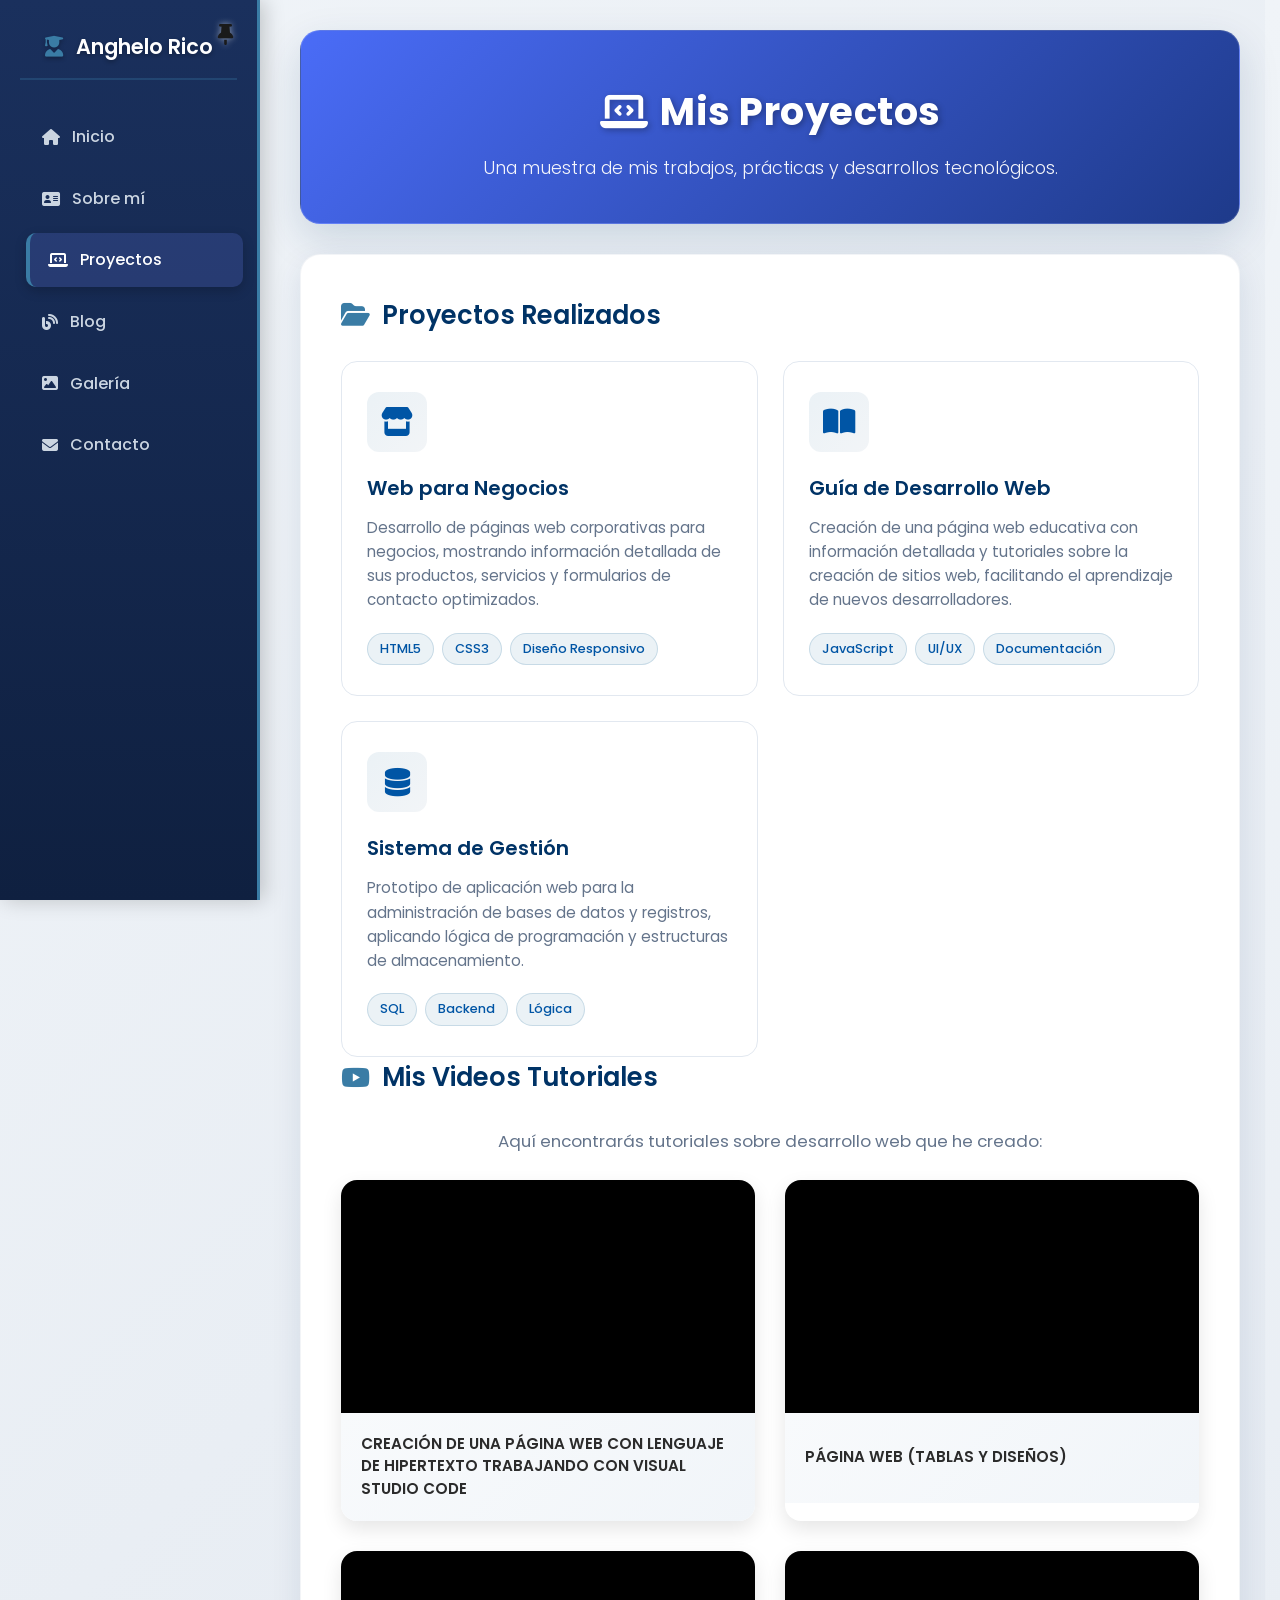
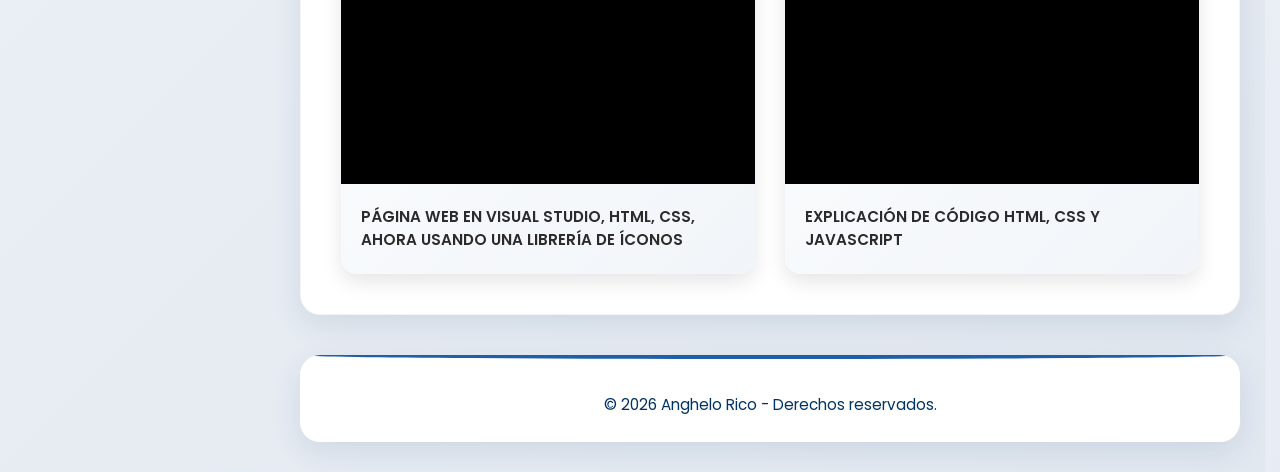
<file: IndexAnghe/proyectos.html>
<!DOCTYPE html>
<html lang="es">
<head>
    <meta charset="UTF-8">
    <meta name="viewport" content="width=device-width, initial-scale=1.0">
    <meta name="description" content="Proyectos desarrollados por Anghelo Rico.">
    <title>Proyectos | Anghelo Rico</title>
    <link rel="icon" type="image/x-icon" href="img/logo.ico">
    <link rel="stylesheet" href="css/base.css">
    <link rel="stylesheet" href="css/proyectos.css">
    <link rel="stylesheet" href="https://cdnjs.cloudflare.com/ajax/libs/font-awesome/6.4.0/css/all.min.css">
    <link rel="preconnect" href="https://fonts.googleapis.com">
    <link rel="preconnect" href="https://fonts.gstatic.com" crossorigin>
    <link href="https://fonts.googleapis.com/css2?family=Poppins:wght@300;400;500;600;700&display=swap" rel="stylesheet">
</head>
<body>
    <aside id="sidebar">
        <button class="btn-pin" id="btnPin" aria-label="Fijar sidebar"><i class="fa-solid fa-thumbtack"></i></button>
        <h2><i class="fa-solid fa-user-graduate"></i> Anghelo Rico</h2>
        <nav>
            <a href="index.html"><i class="fa-solid fa-house"></i> Inicio</a>
            <a href="sobre.html"><i class="fa-solid fa-address-card"></i> Sobre mí</a> 
            <a href="proyectos.html" class="active"><i class="fa-solid fa-laptop-code"></i> Proyectos</a> 
            <a href="blog.html"><i class="fa-solid fa-blog"></i> Blog</a>
            <a href="galeria.html"><i class="fa-solid fa-image"></i> Galería</a>
            <a href="contacto.html"><i class="fa-solid fa-envelope"></i> Contacto</a>
        </nav>
    </aside>
    <div class="content" id="mainContent">
        <header class="scroll-animate">
            <h1><i class="fa-solid fa-laptop-code"></i> Mis Proyectos</h1>
            <p>Una muestra de mis trabajos, prácticas y desarrollos tecnológicos.</p>
        </header>
        <main class="scroll-animate">
            <h2 class="section-title"><i class="fa-solid fa-folder-open"></i> Proyectos Realizados</h2>
            <div class="projects-grid">
                <div class="project-card">
                    <div class="project-icon"><i class="fa-solid fa-store"></i></div>
                    <h3>Web para Negocios</h3>
                    <p>Desarrollo de páginas web corporativas para negocios, mostrando información detallada de sus productos, servicios y formularios de contacto optimizados.</p>
                    <div class="tech-tags"><span class="tech-tag">HTML5</span><span class="tech-tag">CSS3</span><span class="tech-tag">Diseño Responsivo</span></div>
                </div>
                <div class="project-card">
                    <div class="project-icon"><i class="fa-solid fa-book-open"></i></div>
                    <h3>Guía de Desarrollo Web</h3>
                    <p>Creación de una página web educativa con información detallada y tutoriales sobre la creación de sitios web, facilitando el aprendizaje de nuevos desarrolladores.</p>
                    <div class="tech-tags"><span class="tech-tag">JavaScript</span><span class="tech-tag">UI/UX</span><span class="tech-tag">Documentación</span></div>
                </div>
                <div class="project-card">
                    <div class="project-icon"><i class="fa-solid fa-database"></i></div>
                    <h3>Sistema de Gestión</h3>
                    <p>Prototipo de aplicación web para la administración de bases de datos y registros, aplicando lógica de programación y estructuras de almacenamiento.</p>
                    <div class="tech-tags"><span class="tech-tag">SQL</span><span class="tech-tag">Backend</span><span class="tech-tag">Lógica</span></div>
                </div>
            </div>

            <h2 class="section-title"><i class="fa-brands fa-youtube"></i> Mis Videos Tutoriales</h2>
            <p class="videos-intro">Aquí encontrarás tutoriales sobre desarrollo web que he creado:</p>
            <div class="videos-grid">
                <div class="video-card">
                    <div class="video-container"><iframe src="https://www.youtube.com/embed/F_jaibstk88" title="Creación de una página web con HTML" frameborder="0" allow="accelerometer; autoplay; clipboard-write; encrypted-media; gyroscope; picture-in-picture" allowfullscreen></iframe></div>
                    <h4>CREACIÓN DE UNA PÁGINA WEB CON LENGUAJE DE HIPERTEXTO TRABAJANDO CON VISUAL STUDIO CODE</h4>
                </div>
                <div class="video-card">
                    <div class="video-container"><iframe src="https://www.youtube.com/embed/zlafm_P3PmQ" title="Página web con tablas y diseños" frameborder="0" allow="accelerometer; autoplay; clipboard-write; encrypted-media; gyroscope; picture-in-picture" allowfullscreen></iframe></div>
                    <h4>PÁGINA WEB (TABLAS Y DISEÑOS)</h4>
                </div>
                <div class="video-card">
                    <div class="video-container"><iframe src="https://www.youtube.com/embed/j7lZHLYbkSg" title="Página web con librería de íconos" frameborder="0" allow="accelerometer; autoplay; clipboard-write; encrypted-media; gyroscope; picture-in-picture" allowfullscreen></iframe></div>
                    <h4>PÁGINA WEB EN VISUAL STUDIO, HTML, CSS, AHORA USANDO UNA LIBRERÍA DE ÍCONOS</h4>
                </div>
                <div class="video-card">
                    <div class="video-container"><iframe src="https://www.youtube.com/embed/Wi3xEJy0iIE" title="Explicación de código HTML, CSS y JavaScript" frameborder="0" allow="accelerometer; autoplay; clipboard-write; encrypted-media; gyroscope; picture-in-picture" allowfullscreen></iframe></div>
                    <h4>EXPLICACIÓN DE CÓDIGO HTML, CSS Y JAVASCRIPT</h4>
                </div>
            </div>
        </main>
        <footer><p>&copy; 2026 Anghelo Rico - Derechos reservados.</p></footer>
    </div>
    <script>
        const observerOptions = { root: null, rootMargin: '0px', threshold: 0.15 };
        const observer = new IntersectionObserver((entries) => { entries.forEach(entry => { if (entry.isIntersecting) { entry.target.classList.add('visible'); } else { entry.target.classList.remove('visible'); } }); });
        document.querySelectorAll('.scroll-animate').forEach(el => { observer.observe(el); });
    </script>
    <script>
        const btnPin = document.getElementById('btnPin'); const sidebar = document.getElementById('sidebar'); const content = document.querySelector('.content'); let isPinned = true;
        btnPin.addEventListener('click', function() { isPinned = !isPinned; if (isPinned) { sidebar.classList.remove('sidebar-hidden'); content.classList.remove('sidebar-expanded'); btnPin.classList.add('pinned'); btnPin.classList.remove('unpinned'); const floatBtn = document.querySelector('.btn-pin-float'); if (floatBtn) floatBtn.remove(); localStorage.setItem('sidebarPinned', 'true'); } else { sidebar.classList.add('sidebar-hidden'); content.classList.add('sidebar-expanded'); btnPin.classList.add('unpinned'); btnPin.classList.remove('pinned'); setTimeout(() => { const floatBtn = document.createElement('button'); floatBtn.className = 'btn-pin-float'; floatBtn.innerHTML = '<i class="fa-solid fa-thumbtack"></i>'; floatBtn.setAttribute('aria-label', 'Mostrar sidebar'); floatBtn.addEventListener('click', function() { isPinned = true; sidebar.classList.remove('sidebar-hidden'); content.classList.remove('sidebar-expanded'); btnPin.classList.add('pinned'); btnPin.classList.remove('unpinned'); floatBtn.remove(); localStorage.setItem('sidebarPinned', 'true'); }); document.body.appendChild(floatBtn); }, 400); localStorage.setItem('sidebarPinned', 'false'); } });
        window.addEventListener('DOMContentLoaded', function() { const savedState = localStorage.getItem('sidebarPinned'); if (savedState === 'false') { isPinned = false; sidebar.classList.add('sidebar-hidden'); content.classList.add('sidebar-expanded'); btnPin.classList.add('unpinned'); btnPin.classList.remove('pinned'); const floatBtn = document.createElement('button'); floatBtn.className = 'btn-pin-float'; floatBtn.innerHTML = '<i class="fa-solid fa-thumbtack"></i>'; floatBtn.setAttribute('aria-label', 'Mostrar sidebar'); floatBtn.addEventListener('click', function() { isPinned = true; sidebar.classList.remove('sidebar-hidden'); content.classList.remove('sidebar-expanded'); btnPin.classList.add('pinned'); btnPin.classList.remove('unpinned'); floatBtn.remove(); localStorage.setItem('sidebarPinned', 'true'); }); document.body.appendChild(floatBtn); } });
    </script>
</body>
</html>
</file>
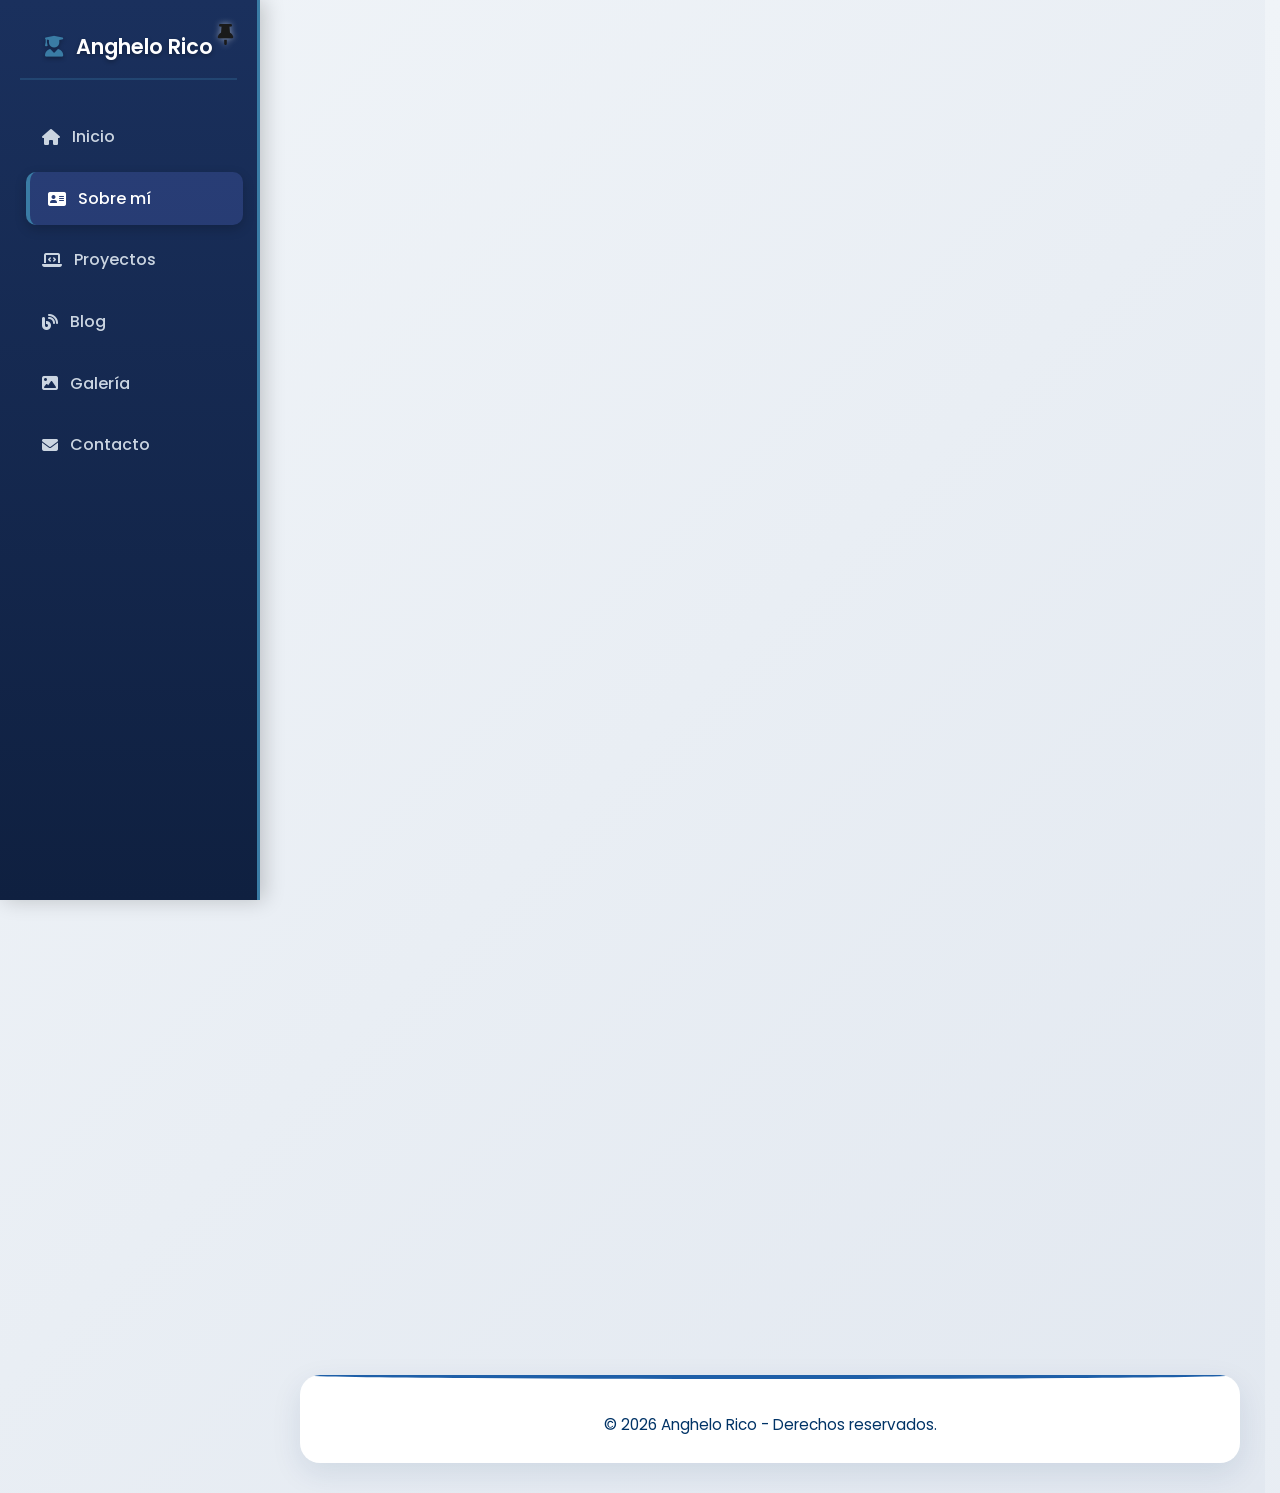
<file: IndexAnghe/sobre.html>
<!DOCTYPE html>
<html lang="es">
<head>
    <meta charset="UTF-8">
    <meta name="viewport" content="width=device-width, initial-scale=1.0">
    <title>Sobre mí | Anghelo Rico</title>
    <link rel="icon" type="image/x-icon" href="img/logo.ico">
    <link rel="stylesheet" href="css/base.css">
    <link rel="stylesheet" href="css/sobre.css">
    <link rel="stylesheet" href="https://cdnjs.cloudflare.com/ajax/libs/font-awesome/6.4.0/css/all.min.css">
    <link href="https://fonts.googleapis.com/css2?family=Poppins:wght@300;400;500;600;700&display=swap" rel="stylesheet">
</head>
<body>
    <aside id="sidebar">
        <button class="btn-pin" id="btnPin" aria-label="Fijar sidebar"><i class="fa-solid fa-thumbtack"></i></button>
        <h2><i class="fa-solid fa-user-graduate"></i> Anghelo Rico</h2>
        <nav>
            <a href="index.html"><i class="fa-solid fa-house"></i> Inicio</a>
            <a href="sobre.html" class="active"><i class="fa-solid fa-address-card"></i> Sobre mí</a>
            <a href="proyectos.html"><i class="fa-solid fa-laptop-code"></i> Proyectos</a>
            <a href="blog.html"><i class="fa-solid fa-blog"></i> Blog</a>
            <a href="galeria.html"><i class="fa-solid fa-image"></i> Galería</a>
            <a href="contacto.html"><i class="fa-solid fa-envelope"></i> Contacto</a>
        </nav>
    </aside>
    <div class="content" id="mainContent">
        <header class="scroll-animate">
            <h1><i class="fa-solid fa-user-gear"></i> Sobre mí</h1>
            <p>Conoce mi trayectoria, habilidades y pasión por la tecnología</p>
        </header>
        <main class="scroll-animate">
            <h2 class="section-title"><i class="fa-solid fa-user-pen"></i> Resumen Estudiantil</h2>
            <div class="summary-text">Soy estudiante del <strong>Rep. Federal de Alemania</strong> y me interesa la tecnología, la programación y el desarrollo de páginas web. Actualmente estoy aprendiendo y mejorando mis conocimientos en diferentes herramientas y lenguajes de programación. Me gusta realizar proyectos que me permitan poner en práctica lo aprendido y seguir desarrollándome en el área de tecnología.</div>
            <h2 class="section-title"><i class="fa-solid fa-bullseye"></i> Áreas de Interés y Especialidad</h2>
            <div class="skills-grid">
                <div class="skill-card"><i class="fa-solid fa-code"></i><h3>Programación</h3><p>Desarrollo de programas y lógica de software.</p></div>
                <div class="skill-card"><i class="fa-brands fa-html5"></i><h3>Desarrollo Web</h3><p>Creación de páginas web utilizando HTML, CSS y JS.</p></div>
                <div class="skill-card"><i class="fa-solid fa-database"></i><h3>Bases de Datos</h3><p>Diseño, creación y administración de bases de datos.</p></div>
                <div class="skill-card"><i class="fa-solid fa-network-wired"></i><h3>Redes</h3><p>Configuración y aprendizaje de redes con Packet Tracer.</p></div>
            </div>
            <h2 class="section-title"><i class="fa-solid fa-graduation-cap"></i> Trayectoria Académica</h2>
            <div class="table-responsive">
                <table>
                    <thead><tr><th>Etapa / Rol</th><th>Institución</th><th>Área / Especialidad</th></tr></thead>
                    <tbody>
                        <tr><td><i class="fa-solid fa-user-graduate" style="color: var(--accent); margin-right: 8px;"></i> Estudiante</td><td>Instituto de Educación Superior</td><td>Desarrollo de Sistemas</td></tr>
                        <tr><td><i class="fa-solid fa-laptop-code" style="color: var(--accent); margin-right: 8px;"></i> Estudiante</td><td>Formación Académica</td><td>Programación y Desarrollo Web</td></tr>
                    </tbody>
                </table>
            </div>
        </main>
        <footer><p>&copy; 2026 Anghelo Rico - Derechos reservados.</p></footer>
    </div>
    <script>
        const observerOptions = { root: null, rootMargin: '0px', threshold: 0.15 };
        const observer = new IntersectionObserver((entries) => { entries.forEach(entry => { if (entry.isIntersecting) { entry.target.classList.add('visible'); } else { entry.target.classList.remove('visible'); } }); });
        document.querySelectorAll('.scroll-animate').forEach(el => { observer.observe(el); });
    </script>
    <script>
        const btnPin = document.getElementById('btnPin'); const sidebar = document.getElementById('sidebar'); const content = document.querySelector('.content'); let isPinned = true;
        btnPin.addEventListener('click', function() { isPinned = !isPinned; if (isPinned) { sidebar.classList.remove('sidebar-hidden'); content.classList.remove('sidebar-expanded'); btnPin.classList.add('pinned'); btnPin.classList.remove('unpinned'); const floatBtn = document.querySelector('.btn-pin-float'); if (floatBtn) floatBtn.remove(); localStorage.setItem('sidebarPinned', 'true'); } else { sidebar.classList.add('sidebar-hidden'); content.classList.add('sidebar-expanded'); btnPin.classList.add('unpinned'); btnPin.classList.remove('pinned'); setTimeout(() => { const floatBtn = document.createElement('button'); floatBtn.className = 'btn-pin-float'; floatBtn.innerHTML = '<i class="fa-solid fa-thumbtack"></i>'; floatBtn.setAttribute('aria-label', 'Mostrar sidebar'); floatBtn.addEventListener('click', function() { isPinned = true; sidebar.classList.remove('sidebar-hidden'); content.classList.remove('sidebar-expanded'); btnPin.classList.add('pinned'); btnPin.classList.remove('unpinned'); floatBtn.remove(); localStorage.setItem('sidebarPinned', 'true'); }); document.body.appendChild(floatBtn); }, 400); localStorage.setItem('sidebarPinned', 'false'); } });
        window.addEventListener('DOMContentLoaded', function() { const savedState = localStorage.getItem('sidebarPinned'); if (savedState === 'false') { isPinned = false; sidebar.classList.add('sidebar-hidden'); content.classList.add('sidebar-expanded'); btnPin.classList.add('unpinned'); btnPin.classList.remove('pinned'); const floatBtn = document.createElement('button'); floatBtn.className = 'btn-pin-float'; floatBtn.innerHTML = '<i class="fa-solid fa-thumbtack"></i>'; floatBtn.setAttribute('aria-label', 'Mostrar sidebar'); floatBtn.addEventListener('click', function() { isPinned = true; sidebar.classList.remove('sidebar-hidden'); content.classList.remove('sidebar-expanded'); btnPin.classList.add('pinned'); btnPin.classList.remove('unpinned'); floatBtn.remove(); localStorage.setItem('sidebarPinned', 'true'); }); document.body.appendChild(floatBtn); } });
    </script>
</body>
</html>
</file>
<file: IndexAnghe/css/blog.css>
:root {
    --primary: #003366;
    --secondary: #0055a5;
    --accent: #3a7ca5;
    --sidebar-bg: #1a305d;
    --bg-body: #f0f4f8;
    --text-main: #2b2b2b;
    --ocean-cyan: #2c5f7c;
    --gradient-header: linear-gradient(135deg, #4a6cf7 0%, #1e3a8a 100%);
    --shadow-soft: 0 10px 30px rgba(0, 51, 102, 0.1);
    --shadow-medium: 0 15px 40px rgba(0, 51, 102, 0.15);
    --line-blue: #1e5fa8;
}

html {
    scroll-behavior: smooth;
    overflow-y: scroll;
    scrollbar-gutter: stable;
}

* {
    box-sizing: border-box;
    margin: 0;
    padding: 0;
}

body {
    font-family: 'Poppins', 'Segoe UI', sans-serif;
    color: var(--text-main);
    line-height: 1.6;
    background: linear-gradient(135deg, #f0f4f8 0%, #e2e8f0 100%);
    display: flex;
    min-height: 100vh;
    overflow-x: hidden;
    width: 100vw;
    position: relative;
}

aside {
    width: 260px;
    min-width: 260px;
    background: linear-gradient(180deg, var(--sidebar-bg) 0%, #0f2040 100%);
    color: #e2ebf0;
    height: 100vh;
    padding: 30px 20px;
    box-shadow: 4px 0 20px rgba(0,0,0,0.2);
    position: fixed;
    top: 0;
    left: 0;
    z-index: 1000;
    display: flex;
    flex-direction: column;
    border-right: 3px solid var(--accent);
    transition: transform 0.4s cubic-bezier(0.25, 0.8, 0.25, 1);
}

aside.sidebar-hidden {
    transform: translateX(-100%);
}

aside h2 {
    text-align: center;
    margin-bottom: 30px;
    font-size: 1.3rem;
    color: #ffffff;
    padding-bottom: 15px;
    border-bottom: 2px solid rgba(58, 124, 165, 0.3);
    text-shadow: 0 2px 4px rgba(0,0,0,0.3);
    font-weight: 600;
}

aside h2 i {
    color: #3a7ca5;
    margin-right: 8px;
}

aside nav {
    display: flex;
    flex-direction: column;
    gap: 8px;
    flex: 1;
}

aside nav a {
    display: flex;
    align-items: center;
    gap: 12px;
    color: #cbd5e1;
    text-decoration: none;
    padding: 14px 18px;
    border-radius: 10px;
    border-left: 4px solid transparent;
    font-weight: 500;
    transition: all 0.3s cubic-bezier(0.25, 0.8, 0.25, 1);
    position: relative;
    overflow: hidden;
}

aside nav a::before {
    content: '';
    position: absolute;
    top: 0;
    left: -100%;
    width: 100%;
    height: 100%;
    background: linear-gradient(90deg, transparent, rgba(255,255,255,0.1), transparent);
    transition: left 0.5s;
}

aside nav a:hover::before {
    left: 100%;
}

aside nav a:hover,
aside nav a.active {
    background-color: rgba(105, 124, 233, 0.2);
    color: #ffffff;
    transform: translateX(6px);
    border-left: 4px solid #3a7ca5;
    box-shadow: 0 4px 12px rgba(0, 0, 0, 0.2);
}

.content {
    margin-left: 260px;
    padding: 30px 40px;
    flex: 1;
    min-height: 100vh;
    display: flex;
    flex-direction: column;
    transition: margin-left 0.4s cubic-bezier(0.25, 0.8, 0.25, 1);
}

.content.sidebar-expanded {
    margin-left: 0;
}

header {
    background: var(--gradient-header);
    color: white;
    padding: 50px 30px 40px;
    text-align: center;
    border-radius: 20px;
    box-shadow: var(--shadow-medium);
    opacity: 0;
    transform: scale(0.92);
    transition: opacity 0.8s ease, transform 0.8s cubic-bezier(0.25, 0.8, 0.25, 1);
}

header.visible {
    opacity: 1;
    transform: scale(1);
}

header h1 {
    font-size: 2.4rem;
    margin-bottom: 12px;
    text-shadow: 2px 2px 6px rgba(0,0,0,0.3);
    font-weight: 700;
}

header p {
    font-size: 1.1rem;
    opacity: 0.95;
    font-weight: 300;
}

main {
    background: #ffffff;
    padding: 40px;
    margin-top: 30px;
    border-radius: 20px;
    box-shadow: var(--shadow-soft);
    opacity: 0;
    transform: scale(0.92);
    transition: opacity 0.8s ease, transform 0.8s cubic-bezier(0.25, 0.8, 0.25, 1);
}

main.visible {
    opacity: 1;
    transform: scale(1);
}

.info-table {
    width: 100%;
    border-collapse: separate;
    border-spacing: 0;
    margin-top: 10px;
}

.info-row {
    display: flex;
    align-items: center;
    border-bottom: 1px solid #e2e8f0;
    transition: background-color 0.3s ease;
}

.info-row:last-child {
    border-bottom: none;
    display: block;
    padding: 30px 0;
    min-height: 250px;
}

.info-row:hover {
    background-color: #f8fafc;
}

.cabeza {
    background-color: var(--sidebar-bg);
    color: #ffffff;
    font-weight: 600;
    padding: 18px 25px;
    display: flex;
    align-items: center;
    gap: 10px;
    flex: 0 0 35%;
    min-width: 200px;
}

.cabeza i {
    color: var(--accent);
    font-size: 1.1rem;
}

.info-content {
    padding: 18px 25px;
    flex: 1;
    font-size: 1rem;
}

.img-container {
    display: flex;
    justify-content: center;
    padding: 20px 0;
    background-color: #f0f4f8;
    border-radius: 16px;
}

@keyframes floatImage {
    0%, 100% {
        transform: translateY(0);
    }
    50% {
        transform: translateY(-12px);
    }
}

.blog-img {
    max-width: 200px;
    width: 100%;
    height: auto;
    border-radius: 16px;
    box-shadow: 0 15px 30px rgba(0, 51, 102, 0.15);
    border: 4px solid #ffffff;
    animation: floatImage 4s ease-in-out infinite;
    cursor: pointer;
    transition: transform 0.4s ease, box-shadow 0.4s ease;
}

.blog-img:hover {
    transform: scale(1.08) translateY(-8px);
    box-shadow: 0 25px 50px rgba(0, 51, 102, 0.3);
    border-color: var(--accent);
}

.modal {
    display: none;
    position: fixed;
    z-index: 2000;
    left: 0;
    top: 0;
    width: 100%;
    height: 100%;
    background-color: rgba(0, 0, 0, 0.92);
    backdrop-filter: blur(12px);
    animation: fadeIn 0.3s ease;
}

.modal.active {
    display: flex;
    justify-content: center;
    align-items: center;
}

.modal-content {
    position: relative;
    max-width: 90%;
    max-height: 90%;
    animation: zoomIn 0.4s cubic-bezier(0.25, 0.8, 0.25, 1);
}

.modal-img {
    max-width: 100%;
    max-height: 85vh;
    border-radius: 16px;
    box-shadow: 0 30px 60px rgba(0, 0, 0, 0.6);
    border: 5px solid #ffffff;
}

.close-btn {
    position: absolute;
    top: -55px;
    right: 0;
    color: #ffffff;
    font-size: 2.5rem;
    font-weight: bold;
    cursor: pointer;
    width: 55px;
    height: 55px;
    display: flex;
    align-items: center;
    justify-content: center;
    border-radius: 50%;
    background: rgba(255, 255, 255, 0.1);
    transition: all 0.3s ease;
    border: 2px solid rgba(255, 255, 255, 0.3);
}

.close-btn:hover {
    background: rgba(255, 255, 255, 0.2);
    transform: rotate(90deg) scale(1.1);
    border-color: var(--accent);
}

.close-text {
    position: absolute;
    bottom: -40px;
    right: 0;
    color: #ffffff;
    font-size: 0.9rem;
    opacity: 0.8;
}

@keyframes fadeIn {
    from {
        opacity: 0;
    }
    to {
        opacity: 1;
    }
}

@keyframes zoomIn {
    from {
        transform: scale(0.5);
        opacity: 0;
    }
    to {
        transform: scale(1);
        opacity: 1;
    }
}

footer {
    text-align: center;
    margin-top: 40px;
    padding: 30px 25px 25px;
    font-size: 0.95rem;
    color: var(--primary);
    background: #ffffff;
    border-radius: 20px;
    box-shadow: var(--shadow-soft);
    font-weight: 400;
    position: relative;
    overflow: hidden;
}

footer::before {
    content: '';
    position: absolute;
    top: 0;
    left: 0;
    right: 0;
    height: 4px;
    background: var(--line-blue);
    border-radius: 0 0 50% 50% / 0 0 100% 100%;
    transition: all 0.4s ease;
}

footer:hover::before {
    height: 6px;
    background: #2a7fd4;
    box-shadow: 0 3px 12px rgba(42, 127, 212, 0.6);
}

footer p {
    margin-top: 8px;
}

footer i {
    margin: 0 3px;
}

.btn-pin {
    position: absolute;
    top: 15px;
    right: 15px;
    background: transparent;
    border: none;
    color: #1a1a1a;
    font-size: 1.3rem;
    cursor: pointer;
    padding: 8px;
    border-radius: 50%;
    transition: all 0.4s cubic-bezier(0.25, 0.8, 0.25, 1);
    z-index: 1001;
    filter: drop-shadow(0 0 3px rgba(255, 255, 255, 0.5));
}

.btn-pin:hover {
    transform: scale(1.2) rotate(-15deg);
    color: #ffffff;
    filter: drop-shadow(0 0 6px rgba(255, 255, 255, 0.8));
}

.btn-pin.pinned {
    color: #ffffff;
    filter: drop-shadow(0 0 8px rgba(255, 255, 255, 0.9));
    animation: pinBounce 0.5s cubic-bezier(0.68, -0.55, 0.265, 1.55);
}

.btn-pin.unpinned {
    color: #1a1a1a;
    filter: drop-shadow(0 0 3px rgba(255, 255, 255, 0.5));
    animation: unpinShake 0.5s ease;
}

@keyframes pinBounce {
    0% {
        transform: scale(1) rotate(0deg);
    }
    30% {
        transform: scale(1.4) rotate(-20deg);
    }
    50% {
        transform: scale(0.9) rotate(10deg);
    }
    70% {
        transform: scale(1.15) rotate(-5deg);
    }
    100% {
        transform: scale(1) rotate(0deg);
    }
}

@keyframes unpinShake {
    0%, 100% {
        transform: translateX(0) rotate(0deg);
    }
    20% {
        transform: translateX(-4px) rotate(-10deg);
    }
    40% {
        transform: translateX(4px) rotate(10deg);
    }
    60% {
        transform: translateX(-3px) rotate(-5deg);
    }
    80% {
        transform: translateX(3px) rotate(5deg);
    }
}

.btn-pin-float {
    position: fixed;
    top: 15px;
    left: 15px;
    background: rgba(26, 48, 93, 0.95);
    border: 2px solid var(--accent);
    color: #1a1a1a;
    font-size: 1.3rem;
    cursor: pointer;
    padding: 12px;
    border-radius: 50%;
    z-index: 1002;
    transition: all 0.4s cubic-bezier(0.25, 0.8, 0.25, 1);
    filter: drop-shadow(0 0 3px rgba(255, 255, 255, 0.5));
    animation: slideInLeft 0.4s ease;
}

.btn-pin-float:hover {
    transform: scale(1.2) rotate(15deg);
    background: rgba(58, 124, 165, 0.95);
    color: #ffffff;
    filter: drop-shadow(0 0 8px rgba(255, 255, 255, 0.9));
}

@keyframes slideInLeft {
    from {
        transform: translateX(-100px);
        opacity: 0;
    }
    to {
        transform: translateX(0);
        opacity: 1;
    }
}

@media (max-width: 992px) {
    .info-row {
        flex-direction: column;
        align-items: stretch;
    }
    .cabeza {
        flex: 0 0 auto;
        min-width: 100%;
        border-radius: 0;
    }
    .info-content {
        flex: 1;
        padding: 15px 25px;
    }
    .info-row:first-child .cabeza {
        border-radius: 8px 8px 0 0;
    }
    .info-row:last-child .cabeza {
        border-radius: 0;
    }
    .info-row:last-child .info-content {
        border-radius: 0 0 8px 8px;
    }
}

@media (max-width: 768px) {
    body {
        flex-direction: column;
    }
    aside {
        width: 100%;
        min-width: 100%;
        height: auto;
        position: sticky;
        top: 0;
        padding: 15px 20px;
        border-right: none;
        border-bottom: 3px solid #3a7ca5;
        flex-direction: row;
        align-items: center;
        justify-content: space-between;
    }
    aside.sidebar-hidden {
        transform: translateX(-100%);
    }
    aside h2 {
        margin-bottom: 0;
        font-size: 1.1rem;
        border-bottom: none;
        padding-bottom: 0;
        white-space: nowrap;
    }
    aside nav {
        flex-direction: row;
        overflow-x: auto;
        gap: 10px;
        padding-left: 10px;
        scrollbar-width: none;
    }
    aside nav::-webkit-scrollbar {
        display: none;
    }
    aside nav a {
        padding: 10px 14px;
        font-size: 0.9rem;
        white-space: nowrap;
        border-left: none;
        border-bottom: 3px solid transparent;
        border-radius: 8px;
    }
    aside nav a:hover,
    aside nav a.active {
        transform: translateY(-2px);
        border-left: none;
        border-bottom: 3px solid #3a7ca5;
    }
    .content {
        margin-left: 0;
        padding: 20px;
    }
    .content.sidebar-expanded {
        margin-left: 0;
    }
    header {
        padding: 35px 20px 30px;
    }
    header h1 {
        font-size: 1.6rem;
    }
    header p {
        font-size: 0.95rem;
    }
    main {
        padding: 25px 20px;
        margin-top: 20px;
    }
    .cabeza {
        padding: 14px 20px;
        font-size: 0.95rem;
    }
    .info-content {
        padding: 14px 20px;
        font-size: 0.95rem;
    }
    .blog-img {
        max-width: 160px;
    }
    .close-btn {
        top: -50px;
        width: 45px;
        height: 45px;
        font-size: 2rem;
    }
    footer {
        padding: 35px 20px 20px;
        font-size: 0.85rem;
    }
}

@media (max-width: 480px) {
    header h1 {
        font-size: 1.3rem;
    }
    .blog-img {
        max-width: 140px;
    }
    .modal-img {
        max-height: 75vh;
    }
}
</file>
<file: IndexAnghe/css/contacto.css>
:root {
    --primary: #003366;
    --secondary: #0055a5;
    --accent: #3a7ca5;
    --sidebar-bg: #1a305d;
    --bg-body: #f0f4f8;
    --text-main: #2b2b2b;
    --gradient-header: linear-gradient(135deg, #4a6cf7 0%, #1e3a8a 100%);
    --shadow-soft: 0 10px 30px rgba(0, 51, 102, 0.1);
    --shadow-medium: 0 15px 40px rgba(0, 51, 102, 0.15);
}

html {
    scroll-behavior: smooth;
    overflow-y: scroll;
    scrollbar-gutter: stable;
}

* {
    box-sizing: border-box;
    margin: 0;
    padding: 0;
}

body {
    font-family: 'Poppins', 'Segoe UI', sans-serif;
    color: var(--text-main);
    line-height: 1.6;
    background: linear-gradient(135deg, #f0f4f8 0%, #e2e8f0 100%);
    display: flex;
    min-height: 100vh;
    overflow-x: hidden;
}

aside {
    width: 260px;
    min-width: 260px;
    background: linear-gradient(180deg, var(--sidebar-bg) 0%, #0f2040 100%);
    color: #e2ebf0;
    height: 100vh;
    padding: 30px 20px;
    box-shadow: 4px 0 20px rgba(0,0,0,0.2);
    position: fixed;
    top: 0;
    left: 0;
    z-index: 1000;
    display: flex;
    flex-direction: column;
    border-right: 3px solid var(--accent);
    transition: transform 0.4s cubic-bezier(0.25, 0.8, 0.25, 1);
}

aside.sidebar-hidden {
    transform: translateX(-100%);
}

aside h2 {
    text-align: center;
    margin-bottom: 30px;
    font-size: 1.3rem;
    color: #ffffff;
    padding-bottom: 15px;
    border-bottom: 2px solid rgba(58, 124, 165, 0.3);
    text-shadow: 0 2px 4px rgba(0,0,0,0.3);
    font-weight: 600;
}

aside h2 i {
    color: #3a7ca5;
    margin-right: 8px;
}

aside nav {
    display: flex;
    flex-direction: column;
    gap: 8px;
    flex: 1;
}

aside nav a {
    display: flex;
    align-items: center;
    gap: 12px;
    color: #cbd5e1;
    text-decoration: none;
    padding: 14px 18px;
    border-radius: 10px;
    border-left: 4px solid transparent;
    font-weight: 500;
    transition: all 0.3s cubic-bezier(0.25, 0.8, 0.25, 1);
}

aside nav a:hover,
aside nav a.active {
    background-color: rgba(105, 124, 233, 0.2);
    color: #ffffff;
    transform: translateX(6px);
    border-left: 4px solid #3a7ca5;
    box-shadow: 0 4px 12px rgba(0, 0, 0, 0.2);
}

.content {
    margin-left: 260px;
    padding: 30px 40px;
    flex: 1;
    min-height: 100vh;
    display: flex;
    flex-direction: column;
    transition: margin-left 0.4s cubic-bezier(0.25, 0.8, 0.25, 1);
}

.content.sidebar-expanded {
    margin-left: 0;
}

header {
    background: var(--gradient-header);
    color: white;
    padding: 50px 30px 40px;
    text-align: center;
    border-radius: 20px;
    box-shadow: var(--shadow-medium);
    opacity: 0;
    transform: scale(0.92);
    transition: opacity 0.8s ease, transform 0.8s cubic-bezier(0.25, 0.8, 0.25, 1);
}

header.visible {
    opacity: 1;
    transform: scale(1);
}

header h1 {
    font-size: 2.4rem;
    margin-bottom: 12px;
    text-shadow: 2px 2px 6px rgba(0,0,0,0.3);
    font-weight: 700;
}

header p {
    font-size: 1.1rem;
    opacity: 0.95;
    font-weight: 300;
}

main {
    background: #ffffff;
    padding: 40px;
    margin-top: 30px;
    border-radius: 20px;
    box-shadow: var(--shadow-soft);
    opacity: 0;
    transform: scale(0.92);
    transition: opacity 0.8s ease, transform 0.8s cubic-bezier(0.25, 0.8, 0.25, 1);
}

main.visible {
    opacity: 1;
    transform: scale(1);
}

.intro-text {
    font-size: 1.05rem;
    color: #4a5568;
    margin-bottom: 30px;
    line-height: 1.7;
}

.contact-container {
    display: grid;
    grid-template-columns: 1fr 1fr;
    gap: 25px;
    margin-bottom: 35px;
    perspective: 1000px;
}

.contact-card {
    background: linear-gradient(135deg, #f0fff4 0%, #e6fffa 100%);
    border-left: 5px solid var(--accent);
    padding: 25px 30px;
    border-radius: 12px;
    box-shadow: 0 8px 20px rgba(0, 51, 102, 0.1);
    transition: all 0.4s cubic-bezier(0.25, 0.8, 0.25, 1);
    transform-style: preserve-3d;
}

.contact-card.email-card {
    transform: rotateY(-8deg) translateX(-5px);
    border-left-color: #4a6cf7;
}

.contact-card.whatsapp-card {
    transform: rotateY(8deg) translateX(5px);
    border-left-color: #25D366;
    background: linear-gradient(135deg, #e9fff1 0%, #d1fae5 100%);
}

.contact-container:hover .contact-card.email-card:not(:hover) {
    transform: rotateY(-12deg) translateX(-10px);
    opacity: 0.85;
}

.contact-container:hover .contact-card.whatsapp-card:not(:hover) {
    transform: rotateY(12deg) translateX(10px);
    opacity: 0.85;
}

.contact-card.email-card:hover {
    transform: rotateY(0deg) translateX(0) translateY(-8px) scale(1.02);
    box-shadow: 0 20px 40px rgba(74, 108, 247, 0.3);
    z-index: 10;
}

.contact-card.whatsapp-card:hover {
    transform: rotateY(0deg) translateX(0) translateY(-8px) scale(1.02);
    box-shadow: 0 20px 40px rgba(37, 211, 102, 0.3);
    z-index: 10;
}

.contact-card h3 {
    color: var(--primary);
    margin-bottom: 12px;
    display: flex;
    align-items: center;
    gap: 10px;
    font-size: 1.2rem;
    font-weight: 600;
}

.contact-card a {
    color: var(--secondary);
    font-weight: 600;
    text-decoration: none;
    font-size: 1.05rem;
    display: inline-flex;
    align-items: center;
    gap: 8px;
    transition: all 0.3s ease;
}

.contact-card a:hover {
    color: var(--accent);
    transform: translateX(5px);
}

.whatsapp-icon {
    color: #25D366;
    font-size: 2rem;
}

.form-access-card {
    background: linear-gradient(135deg, #4a6cf7 0%, #1e3a8a 100%);
    color: white;
    padding: 35px 30px;
    border-radius: 16px;
    text-align: center;
    text-decoration: none;
    display: block;
    margin: 30px 0;
    box-shadow: 0 10px 25px rgba(30, 58, 138, 0.2);
    transition: all 0.4s cubic-bezier(0.25, 0.8, 0.25, 1);
    animation: floatCard 4s ease-in-out infinite;
}

.form-access-card:hover {
    transform: translateY(-8px) scale(1.02);
    box-shadow: 0 20px 40px rgba(30, 58, 138, 0.35);
    animation-play-state: paused;
}

.form-access-card i {
    font-size: 3rem;
    margin-bottom: 15px;
    display: block;
}

.form-access-card h3 {
    font-size: 1.4rem;
    margin-bottom: 10px;
    font-weight: 600;
}

.form-access-card p {
    font-size: 1rem;
    opacity: 0.9;
}

@keyframes floatCard {
    0%, 100% {
        transform: translateY(0);
    }
    50% {
        transform: translateY(-10px);
    }
}

.schedule-section {
    margin-top: 35px;
}

.section-title {
    color: var(--primary);
    margin-bottom: 20px;
    display: flex;
    align-items: center;
    gap: 12px;
    font-size: 1.4rem;
    font-weight: 600;
    padding-bottom: 12px;
    border-bottom: 2px solid #e2e8f0;
}

.section-title i {
    color: var(--accent);
}

.schedule-table {
    width: 100%;
    border-collapse: separate;
    border-spacing: 0;
    border-radius: 12px;
    overflow: hidden;
    box-shadow: 0 4px 15px rgba(0, 51, 102, 0.08);
}

.schedule-table th {
    background: linear-gradient(135deg, var(--sidebar-bg) 0%, #0f2040 100%);
    color: #ffffff;
    padding: 18px 25px;
    text-align: left;
    font-weight: 600;
}

.schedule-table td {
    padding: 18px 25px;
    border-bottom: 1px solid #e2e8f0;
    background: #ffffff;
}

.schedule-table tr:last-child td {
    border-bottom: none;
}

.schedule-table tr:nth-child(even) td {
    background-color: #f8fafc;
}

.schedule-table tr:hover td {
    background-color: #f1f5f9;
    transition: background-color 0.3s ease;
}

.map-section {
    animation: floatCard 5s ease-in-out infinite;
}

.map-section:hover {
    animation-play-state: paused;
}

.map-container {
    border-radius: 16px;
    overflow: hidden;
    box-shadow: 0 15px 35px rgba(0, 51, 102, 0.15);
    border: 4px solid #ffffff;
    transition: transform 0.4s ease, box-shadow 0.4s ease;
}

.map-container:hover {
    transform: translateY(-5px);
    box-shadow: 0 25px 50px rgba(0, 51, 102, 0.25);
}

.map-container iframe {
    width: 100%;
    height: 350px;
    border: none;
    display: block;
}

.map-link {
    display: inline-flex;
    align-items: center;
    gap: 8px;
    color: var(--accent);
    text-decoration: none;
    font-weight: 600;
    transition: color 0.3s ease;
}

.map-link:hover {
    color: var(--secondary);
}

footer {
    text-align: center;
    margin-top: 40px;
    padding: 30px 25px 25px;
    font-size: 0.95rem;
    color: var(--primary);
    background: #ffffff;
    border-radius: 20px;
    box-shadow: var(--shadow-soft);
}

.btn-pin {
    position: absolute;
    top: 15px;
    right: 15px;
    background: transparent;
    border: none;
    color: #1a1a1a;
    font-size: 1.3rem;
    cursor: pointer;
    padding: 8px;
    border-radius: 50%;
    transition: all 0.4s cubic-bezier(0.25, 0.8, 0.25, 1);
    z-index: 1001;
    filter: drop-shadow(0 0 3px rgba(255, 255, 255, 0.5));
}

.btn-pin:hover {
    transform: scale(1.2) rotate(-15deg);
    color: #ffffff;
    filter: drop-shadow(0 0 6px rgba(255, 255, 255, 0.8));
}

.btn-pin.pinned {
    color: #ffffff;
    filter: drop-shadow(0 0 8px rgba(255, 255, 255, 0.9));
    animation: pinBounce 0.5s cubic-bezier(0.68, -0.55, 0.265, 1.55);
}

.btn-pin.unpinned {
    color: #1a1a1a;
    filter: drop-shadow(0 0 3px rgba(255, 255, 255, 0.5));
    animation: unpinShake 0.5s ease;
}

@keyframes pinBounce {
    0% {
        transform: scale(1) rotate(0deg);
    }
    30% {
        transform: scale(1.4) rotate(-20deg);
    }
    50% {
        transform: scale(0.9) rotate(10deg);
    }
    70% {
        transform: scale(1.15) rotate(-5deg);
    }
    100% {
        transform: scale(1) rotate(0deg);
    }
}

@keyframes unpinShake {
    0%, 100% {
        transform: translateX(0) rotate(0deg);
    }
    20% {
        transform: translateX(-4px) rotate(-10deg);
    }
    40% {
        transform: translateX(4px) rotate(10deg);
    }
    60% {
        transform: translateX(-3px) rotate(-5deg);
    }
    80% {
        transform: translateX(3px) rotate(5deg);
    }
}

.btn-pin-float {
    position: fixed;
    top: 15px;
    left: 15px;
    background: rgba(26, 48, 93, 0.95);
    border: 2px solid var(--accent);
    color: #1a1a1a;
    font-size: 1.3rem;
    cursor: pointer;
    padding: 12px;
    border-radius: 50%;
    z-index: 1002;
    transition: all 0.4s cubic-bezier(0.25, 0.8, 0.25, 1);
    filter: drop-shadow(0 0 3px rgba(255, 255, 255, 0.5));
    animation: slideInLeft 0.4s ease;
}

.btn-pin-float:hover {
    transform: scale(1.2) rotate(15deg);
    background: rgba(58, 124, 165, 0.95);
    color: #ffffff;
    filter: drop-shadow(0 0 8px rgba(255, 255, 255, 0.9));
}

@keyframes slideInLeft {
    from {
        transform: translateX(-100px);
        opacity: 0;
    }
    to {
        transform: translateX(0);
        opacity: 1;
    }
}

@media (max-width: 992px) {
    .contact-container {
        grid-template-columns: 1fr;
    }
    .contact-card.email-card,
    .contact-card.whatsapp-card {
        transform: rotateY(0deg) translateX(0);
    }
    .contact-card.email-card:hover,
    .contact-card.whatsapp-card:hover {
        transform: translateY(-5px) scale(1.02);
    }
}

@media (max-width: 768px) {
    body {
        flex-direction: column;
    }
    aside {
        width: 100%;
        min-width: 100%;
        height: auto;
        position: sticky;
        top: 0;
        padding: 15px 20px;
        border-right: none;
        border-bottom: 3px solid #3a7ca5;
        flex-direction: row;
        align-items: center;
        justify-content: space-between;
    }
    aside.sidebar-hidden {
        transform: translateX(-100%);
    }
    aside h2 {
        margin-bottom: 0;
        font-size: 1.1rem;
        border-bottom: none;
        padding-bottom: 0;
        white-space: nowrap;
    }
    aside nav {
        flex-direction: row;
        overflow-x: auto;
        gap: 10px;
        padding-left: 10px;
        scrollbar-width: none;
    }
    aside nav::-webkit-scrollbar {
        display: none;
    }
    aside nav a {
        padding: 10px 14px;
        font-size: 0.9rem;
        white-space: nowrap;
        border-left: none;
        border-bottom: 3px solid transparent;
        border-radius: 8px;
    }
    aside nav a:hover,
    aside nav a.active {
        transform: translateY(-2px);
        border-left: none;
        border-bottom: 3px solid #3a7ca5;
    }
    .content {
        margin-left: 0;
        padding: 20px;
    }
    .content.sidebar-expanded {
        margin-left: 0;
    }
    header {
        padding: 35px 20px 30px;
    }
    header h1 {
        font-size: 1.6rem;
    }
    main {
        padding: 25px 20px;
        margin-top: 20px;
    }
    .map-container iframe {
        height: 250px;
    }
    footer {
        padding: 35px 20px 20px;
        font-size: 0.85rem;
    }
}
</file>
<file: IndexAnghe/css/formulario.css>
:root {
    --primary: #003366;
    --secondary: #0055a5;
    --accent: #3a7ca5;
    --sidebar-bg: #1a305d;
    --bg-body: #f0f4f8;
    --text-main: #2b2b2b;
    --gradient-header: linear-gradient(135deg, #4a6cf7 0%, #1e3a8a 100%);
    --shadow-soft: 0 10px 30px rgba(0, 51, 102, 0.1);
    --shadow-medium: 0 15px 40px rgba(0, 51, 102, 0.15);
}

html {
    scroll-behavior: smooth;
    overflow-y: scroll;
    scrollbar-gutter: stable;
}

* {
    box-sizing: border-box;
    margin: 0;
    padding: 0;
}

body {
    font-family: 'Poppins', 'Segoe UI', sans-serif;
    color: var(--text-main);
    line-height: 1.6;
    background: linear-gradient(135deg, #f0f4f8 0%, #e2e8f0 100%);
    display: flex;
    min-height: 100vh;
    overflow-x: hidden;
}

aside {
    width: 260px;
    min-width: 260px;
    background: linear-gradient(180deg, var(--sidebar-bg) 0%, #0f2040 100%);
    color: #e2ebf0;
    height: 100vh;
    padding: 30px 20px;
    box-shadow: 4px 0 20px rgba(0,0,0,0.2);
    position: fixed;
    top: 0;
    left: 0;
    z-index: 1000;
    display: flex;
    flex-direction: column;
    border-right: 3px solid var(--accent);
    transition: transform 0.4s cubic-bezier(0.25, 0.8, 0.25, 1);
}

aside.sidebar-hidden {
    transform: translateX(-100%);
}

aside h2 {
    text-align: center;
    margin-bottom: 30px;
    font-size: 1.3rem;
    color: #ffffff;
    padding-bottom: 15px;
    border-bottom: 2px solid rgba(58, 124, 165, 0.3);
    text-shadow: 0 2px 4px rgba(0,0,0,0.3);
    font-weight: 600;
}

aside h2 i {
    color: #3a7ca5;
    margin-right: 8px;
}

aside nav {
    display: flex;
    flex-direction: column;
    gap: 8px;
    flex: 1;
}

aside nav a {
    display: flex;
    align-items: center;
    gap: 12px;
    color: #cbd5e1;
    text-decoration: none;
    padding: 14px 18px;
    border-radius: 10px;
    border-left: 4px solid transparent;
    font-weight: 500;
    transition: all 0.3s cubic-bezier(0.25, 0.8, 0.25, 1);
}

aside nav a:hover,
aside nav a.active {
    background-color: rgba(105, 124, 233, 0.2);
    color: #ffffff;
    transform: translateX(6px);
    border-left: 4px solid #3a7ca5;
    box-shadow: 0 4px 12px rgba(0, 0, 0, 0.2);
}

.content {
    margin-left: 260px;
    padding: 30px 40px;
    flex: 1;
    min-height: 100vh;
    display: flex;
    flex-direction: column;
    transition: margin-left 0.4s cubic-bezier(0.25, 0.8, 0.25, 1);
}

.content.sidebar-expanded {
    margin-left: 0;
}

header {
    background: var(--gradient-header);
    color: white;
    padding: 50px 30px 40px;
    text-align: center;
    border-radius: 20px;
    box-shadow: var(--shadow-medium);
    opacity: 0;
    transform: scale(0.92);
    transition: opacity 0.8s ease, transform 0.8s cubic-bezier(0.25, 0.8, 0.25, 1);
}

header.visible {
    opacity: 1;
    transform: scale(1);
}

header h1 {
    font-size: 2.4rem;
    margin-bottom: 12px;
    text-shadow: 2px 2px 6px rgba(0,0,0,0.3);
    font-weight: 700;
}

header p {
    font-size: 1.1rem;
    opacity: 0.95;
    font-weight: 300;
}

main {
    background: #ffffff;
    padding: 40px;
    margin-top: 30px;
    border-radius: 20px;
    box-shadow: var(--shadow-soft);
    opacity: 0;
    transform: scale(0.92);
    transition: opacity 0.8s ease, transform 0.8s cubic-bezier(0.25, 0.8, 0.25, 1);
}

main.visible {
    opacity: 1;
    transform: scale(1);
}

fieldset {
    border: none;
    border-radius: 16px;
    padding: 30px;
    margin-bottom: 30px;
    background-color: #fafbfc;
    position: relative;
    z-index: 1;
    overflow: hidden;
}

.led-border::before {
    content: '';
    position: absolute;
    top: 50%;
    left: 50%;
    width: 200%;
    height: 200%;
    background: conic-gradient(from 0deg, transparent 0%, transparent 60%, #001a33 70%, #003366 75%, #0055a5 80%, #1e5fa8 85%, #3a7ca5 90%, #4a6cf7 93%, #2a7fd4 95%, #00d4ff 97%, #ffffff 99%, transparent 100%);
    transform: translate(-50%, -50%);
    animation: rotateLED 4s linear infinite;
    z-index: -2;
}

.led-border::after {
    content: '';
    position: absolute;
    inset: 3px;
    background: #fafbfc;
    border-radius: 14px;
    z-index: -1;
}

@keyframes rotateLED {
    0% {
        transform: translate(-50%, -50%) rotate(0deg);
    }
    100% {
        transform: translate(-50%, -50%) rotate(360deg);
    }
}

legend {
    font-weight: 600;
    color: var(--primary);
    padding: 0 15px;
    font-size: 1.3rem;
    display: flex;
    align-items: center;
    gap: 10px;
    background: #ffffff;
    border-radius: 8px;
    box-shadow: 0 2px 8px rgba(0,0,0,0.05);
    width: fit-content;
    margin-bottom: 25px;
    position: relative;
    z-index: 2;
}

legend i {
    color: var(--accent);
    font-size: 1.2rem;
}

.form-group {
    margin-bottom: 20px;
}

.form-group-inline {
    display: flex;
    gap: 20px;
    flex-wrap: wrap;
}

.form-group-inline > div {
    flex: 1;
    min-width: 250px;
}

label {
    display: block;
    margin-bottom: 8px;
    font-weight: 500;
    font-size: 0.95rem;
    color: var(--primary);
}

.required:after {
    content: " *";
    color: #e53e3e;
}

input[type="text"],
input[type="email"],
input[type="tel"],
input[type="date"],
input[type="file"],
select,
textarea {
    width: 100%;
    padding: 12px 16px;
    border: 2px solid #e2e8f0;
    border-radius: 10px;
    font-size: 0.95rem;
    font-family: inherit;
    background: #ffffff;
    transition: all 0.3s ease;
}

input:focus,
select:focus,
textarea:focus {
    outline: none;
    border-color: var(--accent);
    box-shadow: 0 0 0 4px rgba(58, 124, 165, 0.15);
    transform: translateY(-2px);
}

input[type="file"] {
    padding: 10px;
    cursor: pointer;
    background: #f8fafc;
    border-style: dashed;
}

input[type="file"]:hover {
    border-color: var(--accent);
    background: rgba(58, 124, 165, 0.05);
}

.radio-group,
.checkbox_group {
    display: flex;
    gap: 15px;
    align-items: center;
    margin-top: 8px;
    flex-wrap: wrap;
}

.radio-group label,
.checkbox_group label {
    font-weight: 400;
    cursor: pointer;
    display: flex;
    align-items: center;
    gap: 6px;
    padding: 8px 14px;
    background: #ffffff;
    border: 1px solid #e2e8f0;
    border-radius: 8px;
    transition: all 0.3s ease;
}

.radio-group label:hover,
.checkbox_group label:hover {
    border-color: var(--accent);
    background: rgba(58, 124, 165, 0.05);
}

input[type="radio"],
input[type="checkbox"] {
    accent-color: var(--accent);
    transform: scale(1.1);
}

.button-group {
    display: flex;
    justify-content: flex-end;
    gap: 15px;
    margin-top: 30px;
    flex-wrap: wrap;
}

.btn {
    padding: 14px 30px;
    font-size: 1rem;
    font-weight: 600;
    border: none;
    border-radius: 10px;
    cursor: pointer;
    transition: all 0.3s cubic-bezier(0.25, 0.8, 0.25, 1);
    display: inline-flex;
    align-items: center;
    gap: 8px;
}

.btn-submit {
    background: var(--gradient-header);
    color: #ffffff;
    box-shadow: 0 4px 15px rgba(74, 108, 247, 0.3);
}

.btn-submit:hover {
    transform: translateY(-3px);
    box-shadow: 0 8px 25px rgba(74, 108, 247, 0.5);
}

.btn-reset {
    background: #e2e8f0;
    color: var(--primary);
}

.btn-reset:hover {
    background: #cbd5e1;
    transform: translateY(-2px);
}

.volver-container {
    text-align: center;
    margin-top: 40px;
}

.btn-volver {
    display: inline-flex;
    align-items: center;
    justify-content: center;
    gap: 10px;
    background: var(--gradient-header);
    color: #ffffff;
    text-decoration: none;
    padding: 14px 32px;
    border-radius: 12px;
    font-weight: 600;
    font-size: 1.05rem;
    box-shadow: 0 8px 20px rgba(30, 58, 138, 0.25);
    transition: all 0.3s cubic-bezier(0.25, 0.8, 0.25, 1);
    border: 2px solid transparent;
    position: relative;
    overflow: hidden;
}

.btn-volver::before {
    content: '';
    position: absolute;
    top: 0;
    left: -100%;
    width: 100%;
    height: 100%;
    background: linear-gradient(90deg, transparent, rgba(255,255,255,0.2), transparent);
    transition: left 0.5s ease;
}

.btn-volver:hover::before {
    left: 100%;
}

.btn-volver:hover {
    transform: translateY(-5px) scale(1.03);
    box-shadow: 0 15px 35px rgba(30, 58, 138, 0.4);
    border-color: rgba(255, 255, 255, 0.3);
}

.btn-volver:hover i {
    transform: translateX(-6px);
}

.btn-volver i {
    transition: transform 0.3s ease;
    font-size: 1.1rem;
}

@keyframes zoomInFloat {
    0% {
        opacity: 0;
        transform: scale(0.85) translateY(30px);
    }
    60% {
        opacity: 1;
        transform: scale(1.02) translateY(-5px);
    }
    100% {
        opacity: 1;
        transform: scale(1) translateY(0);
    }
}

@keyframes continuousFloat {
    0%, 100% {
        transform: translateY(0);
    }
    50% {
        transform: translateY(-6px);
    }
}

.anim-zoom-float {
    animation: zoomInFloat 0.8s cubic-bezier(0.34, 1.56, 0.64, 1) forwards;
}

.anim-zoom-float.floating {
    animation: continuousFloat 4s ease-in-out infinite;
}

footer {
    text-align: center;
    margin-top: 40px;
    padding: 30px 25px 25px;
    font-size: 0.95rem;
    color: var(--primary);
    background: #ffffff;
    border-radius: 20px;
    box-shadow: var(--shadow-soft);
}

.btn-pin {
    position: absolute;
    top: 15px;
    right: 15px;
    background: transparent;
    border: none;
    color: #1a1a1a;
    font-size: 1.3rem;
    cursor: pointer;
    padding: 8px;
    border-radius: 50%;
    transition: all 0.4s cubic-bezier(0.25, 0.8, 0.25, 1);
    z-index: 1001;
    filter: drop-shadow(0 0 3px rgba(255, 255, 255, 0.5));
}

.btn-pin:hover {
    transform: scale(1.2) rotate(-15deg);
    color: #ffffff;
    filter: drop-shadow(0 0 6px rgba(255, 255, 255, 0.8));
}

.btn-pin.pinned {
    color: #ffffff;
    filter: drop-shadow(0 0 8px rgba(255, 255, 255, 0.9));
    animation: pinBounce 0.5s cubic-bezier(0.68, -0.55, 0.265, 1.55);
}

.btn-pin.unpinned {
    color: #1a1a1a;
    filter: drop-shadow(0 0 3px rgba(255, 255, 255, 0.5));
    animation: unpinShake 0.5s ease;
}

@keyframes pinBounce {
    0% {
        transform: scale(1) rotate(0deg);
    }
    30% {
        transform: scale(1.4) rotate(-20deg);
    }
    50% {
        transform: scale(0.9) rotate(10deg);
    }
    70% {
        transform: scale(1.15) rotate(-5deg);
    }
    100% {
        transform: scale(1) rotate(0deg);
    }
}

@keyframes unpinShake {
    0%, 100% {
        transform: translateX(0) rotate(0deg);
    }
    20% {
        transform: translateX(-4px) rotate(-10deg);
    }
    40% {
        transform: translateX(4px) rotate(10deg);
    }
    60% {
        transform: translateX(-3px) rotate(-5deg);
    }
    80% {
        transform: translateX(3px) rotate(5deg);
    }
}

.btn-pin-float {
    position: fixed;
    top: 15px;
    left: 15px;
    background: rgba(26, 48, 93, 0.95);
    border: 2px solid var(--accent);
    color: #1a1a1a;
    font-size: 1.3rem;
    cursor: pointer;
    padding: 12px;
    border-radius: 50%;
    z-index: 1002;
    transition: all 0.4s cubic-bezier(0.25, 0.8, 0.25, 1);
    filter: drop-shadow(0 0 3px rgba(255, 255, 255, 0.5));
    animation: slideInLeft 0.4s ease;
}

.btn-pin-float:hover {
    transform: scale(1.2) rotate(15deg);
    background: rgba(58, 124, 165, 0.95);
    color: #ffffff;
    filter: drop-shadow(0 0 8px rgba(255, 255, 255, 0.9));
}

@keyframes slideInLeft {
    from {
        transform: translateX(-100px);
        opacity: 0;
    }
    to {
        transform: translateX(0);
        opacity: 1;
    }
}

@media (max-width: 768px) {
    body {
        flex-direction: column;
    }
    aside {
        width: 100%;
        min-width: 100%;
        height: auto;
        position: sticky;
        top: 0;
        padding: 15px 20px;
        border-right: none;
        border-bottom: 3px solid #3a7ca5;
        flex-direction: row;
        align-items: center;
        justify-content: space-between;
    }
    aside.sidebar-hidden {
        transform: translateX(-100%);
    }
    aside h2 {
        margin-bottom: 0;
        font-size: 1.1rem;
        border-bottom: none;
        padding-bottom: 0;
        white-space: nowrap;
    }
    aside nav {
        flex-direction: row;
        overflow-x: auto;
        gap: 10px;
        padding-left: 10px;
        scrollbar-width: none;
    }
    aside nav::-webkit-scrollbar {
        display: none;
    }
    aside nav a {
        padding: 10px 14px;
        font-size: 0.9rem;
        white-space: nowrap;
        border-left: none;
        border-bottom: 3px solid transparent;
        border-radius: 8px;
    }
    aside nav a:hover,
    aside nav a.active {
        transform: translateY(-2px);
        border-left: none;
        border-bottom: 3px solid #3a7ca5;
    }
    .content {
        margin-left: 0;
        padding: 20px;
    }
    .content.sidebar-expanded {
        margin-left: 0;
    }
    header {
        padding: 35px 20px 30px;
    }
    header h1 {
        font-size: 1.6rem;
    }
    main {
        padding: 25px 20px;
        margin-top: 20px;
    }
    fieldset {
        padding: 20px 15px;
    }
    .button-group {
        flex-direction: column;
    }
    .btn {
        width: 100%;
        justify-content: center;
    }
    footer {
        padding: 35px 20px 20px;
        font-size: 0.85rem;
    }
}
</file>
<file: IndexAnghe/css/base.css>
:root {
    --primary: #003366;
    --secondary: #0055a5;
    --accent: #3a7ca5;
    --sidebar-bg: #1a305d;
    --bg-body: #f0f4f8;
    --text-main: #2b2b2b;
    --ocean-cyan: #2c5f7c;
    --gradient-header: linear-gradient(135deg, #4a6cf7 0%, #1e3a8a 100%);
    --shadow-soft: 0 10px 30px rgba(0, 51, 102, 0.1);
    --shadow-medium: 0 15px 40px rgba(0, 51, 102, 0.15);
    --line-blue: #1e5fa8;
}

html {
    scroll-behavior: smooth;
    overflow-y: scroll;
    scrollbar-gutter: stable;
}

* {
    box-sizing: border-box;
    margin: 0;
    padding: 0;
}

body {
    font-family: 'Poppins', 'Segoe UI', sans-serif;
    color: var(--text-main);
    line-height: 1.6;
    background: linear-gradient(135deg, #f0f4f8 0%, #e2e8f0 100%);
    display: flex;
    min-height: 100vh;
    overflow-x: hidden;
    width: 100vw;
    position: relative;
}

aside {
    width: 260px;
    min-width: 260px;
    max-width: 260px;
    background: linear-gradient(180deg, var(--sidebar-bg) 0%, #0f2040 100%);
    color: #e2ebf0;
    height: 100vh;
    padding: 30px 20px;
    box-shadow: 4px 0 20px rgba(0,0,0,0.2);
    position: fixed;
    top: 0;
    left: 0;
    z-index: 1000;
    display: flex;
    flex-direction: column;
    border-right: 3px solid var(--accent);
    transition: transform 0.4s cubic-bezier(0.25, 0.8, 0.25, 1);
}

aside.sidebar-hidden {
    transform: translateX(-100%);
}

aside h2 {
    text-align: center;
    margin-bottom: 30px;
    font-size: 1.3rem;
    color: #ffffff;
    padding-bottom: 15px;
    border-bottom: 2px solid rgba(58, 124, 165, 0.3);
    text-shadow: 0 2px 4px rgba(0,0,0,0.3);
    font-weight: 600;
}

aside h2 i {
    color: #3a7ca5;
    margin-right: 8px;
}

aside nav {
    display: flex;
    flex-direction: column;
    gap: 8px;
    flex: 1;
}

aside nav a {
    display: flex;
    align-items: center;
    gap: 12px;
    color: #cbd5e1;
    text-decoration: none;
    padding: 14px 18px;
    border-radius: 10px;
    border-left: 4px solid transparent;
    font-weight: 500;
    transition: all 0.3s cubic-bezier(0.25, 0.8, 0.25, 1);
    position: relative;
    overflow: hidden;
}

aside nav a::before {
    content: '';
    position: absolute;
    top: 0;
    left: -100%;
    width: 100%;
    height: 100%;
    background: linear-gradient(90deg, transparent, rgba(255,255,255,0.1), transparent);
    transition: left 0.5s;
}

aside nav a:hover::before {
    left: 100%;
}

aside nav a:hover,
aside nav a.active {
    background-color: rgba(105, 124, 233, 0.2);
    color: #ffffff;
    transform: translateX(6px);
    border-left: 4px solid #3a7ca5;
    box-shadow: 0 4px 12px rgba(0, 0, 0, 0.2);
}

.content {
    margin-left: 260px;
    padding: 30px 40px;
    flex: 1;
    min-height: 100vh;
    display: flex;
    flex-direction: column;
    width: calc(100vw - 260px);
    transition: margin-left 0.4s cubic-bezier(0.25, 0.8, 0.25, 1), width 0.4s cubic-bezier(0.25, 0.8, 0.25, 1);
}

.content.sidebar-expanded {
    margin-left: 0;
    width: 100vw;
}

header {
    background: var(--gradient-header);
    color: white;
    padding: 50px 30px 40px;
    text-align: center;
    border-radius: 20px;
    box-shadow: var(--shadow-medium);
    position: relative;
    overflow: hidden;
    border: 1px solid rgba(255,255,255,0.15);
    opacity: 0;
    transform: scale(0.92);
    transition: opacity 0.8s ease, transform 0.8s cubic-bezier(0.25, 0.8, 0.25, 1);
}

header.visible {
    opacity: 1;
    transform: scale(1);
}

header h1 {
    font-size: 2.4rem;
    margin-bottom: 12px;
    text-shadow: 2px 2px 6px rgba(0,0,0,0.3);
    position: relative;
    z-index: 2;
    font-weight: 700;
    letter-spacing: 0.5px;
    display: flex;
    align-items: center;
    justify-content: center;
    gap: 12px;
}

header p {
    font-size: 1.1rem;
    opacity: 0.95;
    position: relative;
    z-index: 2;
    font-weight: 300;
}

main {
    background: #ffffff;
    padding: 40px;
    margin-top: 30px;
    border-radius: 20px;
    box-shadow: var(--shadow-soft);
    border: 1px solid rgba(0, 51, 102, 0.05);
    position: relative;
    opacity: 0;
    transform: scale(0.92);
    transition: opacity 0.8s ease, transform 0.8s cubic-bezier(0.25, 0.8, 0.25, 1);
    overflow: hidden;
}

main.visible {
    opacity: 1;
    transform: scale(1);
}

footer {
    text-align: center;
    margin-top: 40px;
    padding: 30px 25px 25px;
    font-size: 0.95rem;
    color: var(--primary);
    background: #ffffff;
    border-radius: 20px;
    box-shadow: var(--shadow-soft);
    font-weight: 400;
    position: relative;
    overflow: hidden;
}

footer::before {
    content: '';
    position: absolute;
    top: 0;
    left: 0;
    right: 0;
    height: 4px;
    background: var(--line-blue);
    border-radius: 0 0 50% 50% / 0 0 100% 100%;
    transition: all 0.4s ease;
}

footer:hover::before {
    height: 6px;
    background: #2a7fd4;
    box-shadow: 0 3px 12px rgba(42, 127, 212, 0.6);
}

footer p {
    margin-top: 8px;
}

footer i {
    margin: 0 3px;
}

.btn-pin {
    position: absolute;
    top: 15px;
    right: 15px;
    background: transparent;
    border: none;
    color: #1a1a1a;
    font-size: 1.3rem;
    cursor: pointer;
    padding: 8px;
    border-radius: 50%;
    transition: all 0.4s cubic-bezier(0.25, 0.8, 0.25, 1);
    z-index: 1001;
    filter: drop-shadow(0 0 3px rgba(255, 255, 255, 0.5));
}

.btn-pin:hover {
    transform: scale(1.2) rotate(-15deg);
    color: #ffffff;
    filter: drop-shadow(0 0 6px rgba(255, 255, 255, 0.8));
}

.btn-pin.pinned {
    color: #ffffff;
    filter: drop-shadow(0 0 8px rgba(255, 255, 255, 0.9));
    animation: pinBounce 0.5s cubic-bezier(0.68, -0.55, 0.265, 1.55);
}

.btn-pin.unpinned {
    color: #1a1a1a;
    filter: drop-shadow(0 0 3px rgba(255, 255, 255, 0.5));
    animation: unpinShake 0.5s ease;
}

@keyframes pinBounce {
    0% { transform: scale(1) rotate(0deg); }
    30% { transform: scale(1.4) rotate(-20deg); }
    50% { transform: scale(0.9) rotate(10deg); }
    70% { transform: scale(1.15) rotate(-5deg); }
    100% { transform: scale(1) rotate(0deg); }
}

@keyframes unpinShake {
    0%, 100% { transform: translateX(0) rotate(0deg); }
    20% { transform: translateX(-4px) rotate(-10deg); }
    40% { transform: translateX(4px) rotate(10deg); }
    60% { transform: translateX(-3px) rotate(-5deg); }
    80% { transform: translateX(3px) rotate(5deg); }
}

.btn-pin-float {
    position: fixed;
    top: 15px;
    left: 15px;
    background: rgba(26, 48, 93, 0.95);
    border: 2px solid var(--accent);
    color: #1a1a1a;
    font-size: 1.3rem;
    cursor: pointer;
    padding: 12px;
    border-radius: 50%;
    z-index: 1002;
    transition: all 0.4s cubic-bezier(0.25, 0.8, 0.25, 1);
    filter: drop-shadow(0 0 3px rgba(255, 255, 255, 0.5));
    animation: slideInLeft 0.4s ease;
}

.btn-pin-float:hover {
    transform: scale(1.2) rotate(15deg);
    background: rgba(58, 124, 165, 0.95);
    color: #ffffff;
    filter: drop-shadow(0 0 8px rgba(255, 255, 255, 0.9));
}

@keyframes slideInLeft {
    from { transform: translateX(-100px); opacity: 0; }
    to { transform: translateX(0); opacity: 1; }
}

@media (max-width: 768px) {
    body {
        flex-direction: column;
    }
    aside {
        width: 100%;
        min-width: 100%;
        height: auto;
        position: sticky;
        top: 0;
        padding: 15px 20px;
        border-right: none;
        border-bottom: 3px solid #3a7ca5;
        flex-direction: row;
        align-items: center;
        justify-content: space-between;
    }
    aside.sidebar-hidden {
        transform: translateX(-100%);
    }
    aside h2 {
        margin-bottom: 0;
        font-size: 1.1rem;
        border-bottom: none;
        padding-bottom: 0;
        white-space: nowrap;
    }
    aside nav {
        flex-direction: row;
        overflow-x: auto;
        gap: 10px;
        padding-left: 10px;
        scrollbar-width: none;
    }
    aside nav::-webkit-scrollbar {
        display: none;
    }
    aside nav a {
        padding: 10px 14px;
        font-size: 0.9rem;
        white-space: nowrap;
        border-left: none;
        border-bottom: 3px solid transparent;
        border-radius: 8px;
    }
    aside nav a:hover,
    aside nav a.active {
        transform: translateY(-2px);
        border-left: none;
        border-bottom: 3px solid #3a7ca5;
    }
    .content {
        margin-left: 0;
        padding: 20px;
        width: 100%;
    }
    .content.sidebar-expanded {
        margin-left: 0;
        width: 100%;
    }
    header {
        padding: 35px 20px 30px;
    }
    header h1 {
        font-size: 1.6rem;
    }
    header p {
        font-size: 0.95rem;
    }
    main {
        padding: 25px 20px;
        margin-top: 20px;
    }
    footer {
        padding: 35px 20px 20px;
        font-size: 0.85rem;
    }
}
</file>
<file: IndexAnghe/css/galeria.css>
/* =========================================
   GALERÍA 3D - ANGHELO RICO
   ========================================= */

:root {
    --gallery-blue: #1e40af;
    --gallery-dark: #0b1530;
    --gallery-light: #60a5fa;
    --gallery-cyan: #22d3ee;
    --gallery-purple: #8b5cf6;
    --gallery-white: #ffffff;
    --gallery-muted: #64748b;
    --gallery-shadow: 0 20px 50px rgba(15, 23, 42, 0.12);
}


/* =========================================
   CONFIGURACIÓN GENERAL
   ========================================= */

html {
    scroll-behavior: smooth;
}

body {
    overflow-x: hidden;
}

.content {
    min-width: 0;
}

.content header.hero-gallery,
.content main {
    opacity: 1 !important;
    transform: none !important;
}

.content main {
    background: transparent;
    box-shadow: none;
    padding: 0;
    margin-top: 30px;
}

button {
    font: inherit;
}

button:focus-visible,
a:focus-visible {
    outline: 3px solid var(--gallery-cyan);
    outline-offset: 4px;
}


/* =========================================
   ENCABEZADO PRINCIPAL
   ========================================= */

.hero-gallery {
    position: relative;
    min-height: 350px;
    padding: 55px 45px !important;
    overflow: hidden;
    isolation: isolate;
    display: flex !important;
    align-items: center;
    justify-content: space-between;
    gap: 30px;
    text-align: left !important;
    color: white;
    border: 1px solid rgba(255, 255, 255, 0.2);
    background:
        radial-gradient(circle at 85% 20%, rgba(34, 211, 238, 0.28), transparent 30%),
        radial-gradient(circle at 10% 100%, rgba(139, 92, 246, 0.3), transparent 40%),
        linear-gradient(135deg, #08152f, #163c82 55%, #2563eb) !important;
    box-shadow: 0 25px 60px rgba(30, 64, 175, 0.25) !important;
}

.hero-content {
    position: relative;
    z-index: 2;
    max-width: 680px;
    animation: heroAppear 0.9s ease both;
}

.hero-tag {
    display: inline-flex;
    align-items: center;
    gap: 9px;
    padding: 9px 15px;
    margin-bottom: 20px;
    color: #dbeafe;
    font-size: 0.75rem;
    font-weight: 700;
    letter-spacing: 2px;
    border: 1px solid rgba(255, 255, 255, 0.25);
    border-radius: 30px;
    background: rgba(255, 255, 255, 0.1);
    backdrop-filter: blur(10px);
}

.hero-tag i {
    color: var(--gallery-cyan);
}

.hero-gallery h1 {
    margin-bottom: 18px;
    font-size: clamp(2.3rem, 4vw, 4rem);
    line-height: 1.15;
    font-weight: 800;
    letter-spacing: -1.5px;
}

.hero-gallery h1 span {
    display: block;
    color: #67e8f9;
    text-shadow: 0 0 25px rgba(34, 211, 238, 0.3);
}

.hero-gallery p {
    max-width: 570px;
    margin-bottom: 25px;
    color: #dbeafe;
    font-size: 1rem;
    line-height: 1.8;
}

.hero-button {
    display: inline-flex;
    align-items: center;
    gap: 12px;
    padding: 13px 22px;
    color: #0f172a;
    background: linear-gradient(135deg, #a5f3fc, #67e8f9);
    border-radius: 12px;
    text-decoration: none;
    font-weight: 700;
    box-shadow: 0 10px 30px rgba(34, 211, 238, 0.2);
    transition: transform 0.3s ease, box-shadow 0.3s ease;
}

.hero-button:hover {
    transform: translateY(-5px);
    box-shadow: 0 16px 35px rgba(34, 211, 238, 0.4);
}

.hero-icon {
    position: relative;
    z-index: 1;
    flex-shrink: 0;
    width: 190px;
    height: 190px;
    display: grid;
    place-items: center;
    color: white;
    font-size: 5rem;
    border-radius: 40px;
    background: linear-gradient(
        145deg,
        rgba(255, 255, 255, 0.2),
        rgba(255, 255, 255, 0.04)
    );
    border: 1px solid rgba(255, 255, 255, 0.25);
    box-shadow:
        inset 0 0 35px rgba(255, 255, 255, 0.08),
        0 25px 60px rgba(0, 0, 0, 0.2);
    transform: perspective(700px) rotateY(-15deg) rotateX(8deg);
    animation: floatingIcon 4s ease-in-out infinite;
}

.hero-decoration {
    position: absolute;
    z-index: -1;
    border: 1px solid rgba(255, 255, 255, 0.12);
    border-radius: 50%;
    pointer-events: none;
}

.hero-decoration-one {
    width: 350px;
    height: 350px;
    right: 7%;
    top: -200px;
}

.hero-decoration-two {
    width: 450px;
    height: 450px;
    right: 0;
    bottom: -350px;
}


/* =========================================
   SECCIONES
   ========================================= */

.gallery-section {
    position: relative;
    padding: 35px;
    margin-bottom: 30px;
    overflow: hidden;
    background: rgba(255, 255, 255, 0.96);
    border: 1px solid rgba(148, 163, 184, 0.18);
    border-radius: 25px;
    box-shadow: var(--gallery-shadow);
    animation: sectionAppear 0.8s ease both;
}

.section-heading {
    display: flex;
    align-items: center;
    gap: 18px;
    margin-bottom: 30px;
}

.section-icon {
    flex-shrink: 0;
    width: 65px;
    height: 65px;
    display: grid;
    place-items: center;
    color: white;
    font-size: 1.6rem;
    border-radius: 20px;
    background: linear-gradient(135deg, #2563eb, #06b6d4);
    box-shadow: 0 10px 25px rgba(37, 99, 235, 0.22);
    transform: rotate(-5deg);
    transition: transform 0.3s ease;
}

.section-icon:hover {
    transform: rotate(5deg) scale(1.08);
}

.section-subtitle {
    display: block;
    margin-bottom: 5px;
    color: var(--gallery-blue);
    font-size: 0.72rem;
    font-weight: 800;
    letter-spacing: 2px;
}

.section-heading h2 {
    margin: 0 0 5px;
    color: #14213d;
    font-size: clamp(1.35rem, 2.5vw, 2rem);
    font-weight: 800;
}

.section-heading p {
    margin: 0;
    color: var(--gallery-muted);
    font-size: 0.9rem;
}


/* =========================================
   CARRUSEL DE FOTOGRAFÍAS
   ========================================= */

.photo-carousel {
    display: grid;
    grid-template-columns: 60px minmax(0, 1fr) 60px;
    align-items: center;
    gap: 20px;
    perspective: 1200px;
}

.photo-stage {
    position: relative;
    min-width: 0;
    padding: 15px;
    border-radius: 24px;
    background:
        radial-gradient(circle at 50% 0%, rgba(96, 165, 250, 0.2), transparent 50%),
        linear-gradient(145deg, #0b1530, #172c55);
    box-shadow:
        0 25px 55px rgba(15, 23, 42, 0.18),
        inset 0 1px rgba(255, 255, 255, 0.12);
}

.photo-counter {
    position: absolute;
    z-index: 5;
    top: 28px;
    left: 28px;
    display: inline-flex;
    align-items: center;
    gap: 9px;
    padding: 9px 14px;
    color: white;
    font-size: 0.8rem;
    font-weight: 700;
    background: rgba(8, 21, 47, 0.7);
    border: 1px solid rgba(255, 255, 255, 0.2);
    border-radius: 30px;
    backdrop-filter: blur(12px);
}

.photo-counter i {
    color: #67e8f9;
}

.photo-frame {
    position: relative;
    width: 100%;
    height: clamp(300px, 45vw, 570px);
    overflow: hidden;
    border: 2px solid rgba(255, 255, 255, 0.15);
    border-radius: 18px;
    background: #101b34;
    transform-style: preserve-3d;
    backface-visibility: hidden;
}

.photo-frame::after {
    content: "";
    position: absolute;
    inset: 0;
    z-index: 1;
    pointer-events: none;
    background: linear-gradient(
        to top,
        rgba(3, 9, 25, 0.9),
        rgba(3, 9, 25, 0.15) 35%,
        transparent 65%
    );
}

.photo-frame img {
    display: block;
    width: 100%;
    height: 100%;
    object-fit: contain;
    background: #101b34;
    cursor: zoom-in;
    transition: transform 0.7s ease, filter 0.7s ease;
}

.photo-frame:hover img {
    transform: scale(1.035);
    filter: saturate(1.12);
}

.photo-frame.photo-enter {
    animation: photoFlip 0.7s cubic-bezier(0.2, 0.75, 0.3, 1) both;
}

.photo-overlay {
    position: absolute;
    z-index: 2;
    right: 25px;
    bottom: 25px;
    left: 25px;
    color: white;
    pointer-events: none;
    transform: translateZ(25px);
}

.photo-category {
    display: inline-flex;
    align-items: center;
    gap: 7px;
    padding: 7px 12px;
    margin-bottom: 12px;
    color: #cffafe;
    font-size: 0.68rem;
    font-weight: 800;
    letter-spacing: 1px;
    background: rgba(34, 211, 238, 0.15);
    border: 1px solid rgba(103, 232, 249, 0.3);
    border-radius: 30px;
    backdrop-filter: blur(10px);
}

.photo-overlay h3 {
    margin: 0 0 5px;
    font-size: clamp(1.4rem, 3vw, 2.2rem);
    font-weight: 800;
    text-shadow: 0 3px 15px rgba(0, 0, 0, 0.35);
}

.photo-overlay p {
    margin: 0;
    color: #dbeafe;
    font-size: 0.9rem;
}

.expand-photo {
    position: absolute;
    z-index: 4;
    top: 20px;
    right: 20px;
    width: 45px;
    height: 45px;
    display: grid;
    place-items: center;
    color: white;
    font-size: 1.1rem;
    cursor: pointer;
    border: 1px solid rgba(255, 255, 255, 0.3);
    border-radius: 13px;
    background: rgba(8, 21, 47, 0.65);
    backdrop-filter: blur(12px);
    transition: background 0.3s ease, transform 0.3s ease;
}

.expand-photo:hover {
    background: #2563eb;
    transform: scale(1.1);
}


/* =========================================
   BOTONES LATERALES
   ========================================= */

.carousel-arrow {
    position: relative;
    z-index: 3;
    width: 58px;
    height: 58px;
    display: grid;
    place-items: center;
    color: #ffffff;
    font-size: 1.2rem;
    cursor: pointer;
    border: 1px solid rgba(37, 99, 235, 0.15);
    border-radius: 19px;
    background: linear-gradient(135deg, #2563eb, #0891b2);
    box-shadow: 0 12px 25px rgba(37, 99, 235, 0.25);
    transition:
        transform 0.3s ease,
        box-shadow 0.3s ease,
        background 0.3s ease;
}

.carousel-arrow:hover {
    transform: scale(1.12) translateY(-3px);
    background: linear-gradient(135deg, #0891b2, #7c3aed);
    box-shadow: 0 16px 32px rgba(37, 99, 235, 0.35);
}

.carousel-arrow:active {
    transform: scale(0.94);
}


/* =========================================
   MINIATURAS
   ========================================= */

.thumbnail-heading {
    display: flex;
    align-items: center;
    justify-content: space-between;
    gap: 20px;
    margin-top: 35px;
    margin-bottom: 18px;
}

.thumbnail-heading h3 {
    margin: 0 0 5px;
    color: #172554;
    font-size: 1.1rem;
    font-weight: 800;
}

.thumbnail-heading h3 i {
    margin-right: 7px;
    color: #2563eb;
}

.thumbnail-heading p {
    margin: 0;
    color: var(--gallery-muted);
    font-size: 0.82rem;
}

.thumbnail-hint {
    display: inline-flex;
    align-items: center;
    gap: 8px;
    flex-shrink: 0;
    color: #2563eb;
    font-size: 0.78rem;
    font-weight: 600;
}

.thumbnail-container {
    display: grid;
    grid-template-columns: 42px minmax(0, 1fr) 42px;
    align-items: center;
    gap: 12px;
}

.thumbnail-arrow {
    width: 42px;
    height: 42px;
    display: grid;
    place-items: center;
    color: #1e40af;
    font-size: 1rem;
    cursor: pointer;
    border: 1px solid #dbeafe;
    border-radius: 13px;
    background: #eff6ff;
    transition: all 0.25s ease;
}

.thumbnail-arrow:hover {
    color: white;
    background: #2563eb;
    transform: scale(1.07);
}

.thumbnail-track {
    display: flex;
    gap: 14px;
    padding: 12px 5px 18px;
    overflow-x: auto;
    overscroll-behavior-x: contain;
    scroll-behavior: smooth;
    scrollbar-width: thin;
    scrollbar-color: #60a5fa #eff6ff;
}

.thumbnail {
    position: relative;
    flex: 0 0 112px;
    padding: 5px;
    overflow: hidden;
    cursor: pointer;
    text-align: left;
    border: 2px solid #e2e8f0;
    border-radius: 15px;
    background: white;
    box-shadow: 0 5px 15px rgba(15, 23, 42, 0.05);
    transition:
        transform 0.3s ease,
        border-color 0.3s ease,
        box-shadow 0.3s ease;
}

.thumbnail img {
    display: block;
    width: 100%;
    height: 78px;
    object-fit: cover;
    border-radius: 9px;
    transition: transform 0.35s ease;
}

.thumbnail span {
    display: block;
    padding: 8px 3px 4px;
    overflow: hidden;
    color: #475569;
    font-size: 0.72rem;
    font-weight: 700;
    text-align: center;
    text-overflow: ellipsis;
    white-space: nowrap;
}

.thumbnail:hover {
    transform: translateY(-5px);
    border-color: #60a5fa;
    box-shadow: 0 12px 22px rgba(37, 99, 235, 0.13);
}

.thumbnail:hover img {
    transform: scale(1.05);
}

.thumbnail.active {
    border-color: #2563eb;
    background: #eff6ff;
    box-shadow: 0 0 0 3px rgba(37, 99, 235, 0.12);
    transform: translateY(-4px);
}

.thumbnail.active span {
    color: #1d4ed8;
}

.gallery-progress {
    height: 5px;
    margin-top: 12px;
    overflow: hidden;
    border-radius: 20px;
    background: #e2e8f0;
}

.gallery-progress-bar {
    width: 11.11%;
    height: 100%;
    border-radius: inherit;
    background: linear-gradient(90deg, #2563eb, #06b6d4, #8b5cf6);
    transition: width 0.5s ease;
}


/* =========================================
   SEPARADOR
   ========================================= */

.gallery-divider {
    display: flex;
    align-items: center;
    justify-content: center;
    gap: 22px;
    margin: 38px 0;
    color: #2563eb;
    font-size: 1.5rem;
}

.gallery-divider span {
    width: min(200px, 30%);
    height: 2px;
    background: linear-gradient(90deg, transparent, #60a5fa, transparent);
}


/* =========================================
   GALERÍA DE VIDEOS
   ========================================= */

.video-icon {
    background: linear-gradient(135deg, #7c3aed, #2563eb);
}

.video-grid {
    display: grid;
    grid-template-columns: minmax(0, 1fr);
    gap: 25px;
}

.video-card {
    min-width: 0;
    padding: 20px;
    overflow: hidden;
    border: 1px solid #dbeafe;
    border-radius: 22px;
    background:
        radial-gradient(circle at 100% 0%, rgba(96, 165, 250, 0.12), transparent 30%),
        linear-gradient(145deg, #f8fbff, #eef4ff);
    box-shadow: 0 15px 35px rgba(15, 23, 42, 0.07);
    transition:
        transform 0.4s ease,
        box-shadow 0.4s ease;
}

.video-card:hover {
    transform: translateY(-6px);
    box-shadow: 0 25px 45px rgba(37, 99, 235, 0.14);
}

.video-card-header {
    display: flex;
    align-items: center;
    justify-content: space-between;
    gap: 15px;
    margin-bottom: 16px;
}

.video-label {
    display: inline-flex;
    align-items: center;
    gap: 8px;
    padding: 8px 13px;
    color: #5b21b6;
    font-size: 0.72rem;
    font-weight: 800;
    letter-spacing: 0.8px;
    border-radius: 30px;
    background: #ede9fe;
}

.video-label i {
    color: #7c3aed;
}

.video-decoration {
    color: #93c5fd;
    font-size: 1.5rem;
}

.video-frame {
    position: relative;
    overflow: hidden;
    border: 3px solid white;
    border-radius: 17px;
    background: #050914;
    box-shadow: 0 15px 30px rgba(15, 23, 42, 0.16);
    transform: perspective(1200px) rotateX(0deg);
    transition: transform 0.4s ease;
}

.video-card:hover .video-frame {
    transform: perspective(1200px) rotateX(1deg);
}

.video-frame video {
    display: block;
    width: 100%;
    max-height: 650px;
    aspect-ratio: 16 / 9;
    object-fit: contain;
    background: #050914;
}

.video-info {
    padding: 20px 5px 5px;
}

.video-info h3 {
    margin: 0 0 8px;
    color: #172554;
    font-size: 1.2rem;
    font-weight: 800;
}

.video-info h3 i {
    margin-right: 8px;
    color: #7c3aed;
}

.video-info p {
    margin: 0;
    color: #64748b;
    font-size: 0.9rem;
    line-height: 1.7;
}


/* =========================================
   REPRODUCTOR DE AUDIO
   ========================================= */

.audio-icon {
    background: linear-gradient(135deg, #ec4899, #8b5cf6);
}

.audio-card {
    position: relative;
    display: flex;
    align-items: center;
    gap: 25px;
    padding: 28px;
    overflow: hidden;
    border: 1px solid #e9d5ff;
    border-radius: 22px;
    background:
        radial-gradient(circle at 0% 100%, rgba(236, 72, 153, 0.12), transparent 35%),
        linear-gradient(135deg, #faf5ff, #eff6ff);
    box-shadow: 0 15px 35px rgba(139, 92, 246, 0.08);
}

.audio-artwork {
    flex-shrink: 0;
    width: 100px;
    height: 100px;
    display: grid;
    place-items: center;
    color: white;
    font-size: 2.5rem;
    border-radius: 25px;
    background: linear-gradient(135deg, #8b5cf6, #ec4899);
    box-shadow: 0 15px 30px rgba(139, 92, 246, 0.25);
    animation: floatingIcon 4s ease-in-out infinite;
}

.audio-details {
    flex: 1;
    min-width: 0;
}

.audio-details h3 {
    margin: 0 0 5px;
    color: #312e81;
    font-size: 1.2rem;
    font-weight: 800;
}

.audio-details p {
    margin: 0 0 15px;
    color: #64748b;
    font-size: 0.85rem;
}

.audio-details audio {
    display: block;
    width: 100%;
    max-width: 600px;
    height: 45px;
}

.audio-equalizer {
    display: flex;
    align-items: center;
    justify-content: center;
    gap: 5px;
    height: 55px;
    padding: 0 5px;
}

.audio-equalizer span {
    width: 5px;
    height: 15px;
    border-radius: 10px;
    background: linear-gradient(to top, #8b5cf6, #ec4899);
    animation: equalizer 0.8s ease-in-out infinite alternate;
}

.audio-equalizer span:nth-child(2) {
    animation-delay: 0.15s;
    height: 28px;
}

.audio-equalizer span:nth-child(3) {
    animation-delay: 0.3s;
    height: 42px;
}

.audio-equalizer span:nth-child(4) {
    animation-delay: 0.2s;
    height: 24px;
}

.audio-equalizer span:nth-child(5) {
    animation-delay: 0.4s;
    height: 35px;
}


/* =========================================
   VISOR DE IMÁGENES
   ========================================= */

.lightbox {
    position: fixed;
    z-index: 5000;
    inset: 0;
    display: flex;
    align-items: center;
    justify-content: center;
    gap: 25px;
    padding: 70px 90px;
    visibility: hidden;
    opacity: 0;
    background: rgba(3, 7, 18, 0.96);
    backdrop-filter: blur(15px);
    transition: opacity 0.3s ease, visibility 0.3s ease;
}

.lightbox.active {
    visibility: visible;
    opacity: 1;
}

.lightbox-content {
    width: min(100%, 1100px);
    text-align: center;
    transform: scale(0.9);
    transition: transform 0.4s ease;
}

.lightbox.active .lightbox-content {
    transform: scale(1);
}

.lightbox-content img {
    display: block;
    max-width: 100%;
    max-height: 78vh;
    margin: auto;
    object-fit: contain;
    border: 3px solid rgba(255, 255, 255, 0.8);
    border-radius: 15px;
    box-shadow: 0 25px 70px rgba(0, 0, 0, 0.5);
}

.lightbox-content p {
    margin-top: 18px;
    color: white;
    font-size: 1rem;
    font-weight: 600;
}

.lightbox-close,
.lightbox-arrow {
    position: absolute;
    z-index: 2;
    display: grid;
    place-items: center;
    color: white;
    cursor: pointer;
    border: 1px solid rgba(255, 255, 255, 0.25);
    background: rgba(255, 255, 255, 0.1);
    backdrop-filter: blur(10px);
    transition: all 0.3s ease;
}

.lightbox-close {
    top: 25px;
    right: 30px;
    width: 50px;
    height: 50px;
    font-size: 1.6rem;
    border-radius: 15px;
}

.lightbox-arrow {
    top: 50%;
    width: 55px;
    height: 55px;
    font-size: 1.2rem;
    border-radius: 18px;
    transform: translateY(-50%);
}

.lightbox-prev {
    left: 25px;
}

.lightbox-next {
    right: 25px;
}

.lightbox-close:hover,
.lightbox-arrow:hover {
    background: #2563eb;
    box-shadow: 0 0 25px rgba(37, 99, 235, 0.4);
}

.lightbox-close:hover {
    transform: rotate(90deg);
}

.lightbox-arrow:hover {
    transform: translateY(-50%) scale(1.1);
}


/* =========================================
   PIE DE PÁGINA
   ========================================= */

.content footer {
    position: relative;
    margin-top: 35px;
    padding: 30px 20px;
    overflow: hidden;
    text-align: center;
    color: #dbeafe;
    border: 1px solid rgba(255, 255, 255, 0.1);
    border-radius: 22px;
    background: linear-gradient(135deg, #0b1530, #1e40af);
    box-shadow: 0 15px 35px rgba(15, 23, 42, 0.12);
}

.footer-icon {
    width: 50px;
    height: 50px;
    display: grid;
    place-items: center;
    margin: 0 auto 15px;
    color: #67e8f9;
    font-size: 1.5rem;
    border-radius: 15px;
    background: rgba(255, 255, 255, 0.1);
}

.content footer p {
    margin: 0 0 7px;
    color: white;
    font-weight: 600;
}

.content footer > span {
    color: #bfdbfe;
    font-size: 0.85rem;
}


/* =========================================
   ANIMACIONES
   ========================================= */

@keyframes heroAppear {
    from {
        opacity: 0;
        transform: translateY(25px);
    }

    to {
        opacity: 1;
        transform: translateY(0);
    }
}

@keyframes sectionAppear {
    from {
        opacity: 0;
        transform: translateY(25px);
    }

    to {
        opacity: 1;
        transform: translateY(0);
    }
}

@keyframes floatingIcon {
    0%, 100% {
        transform: perspective(700px) rotateY(-15deg) rotateX(8deg) translateY(0);
    }

    50% {
        transform: perspective(700px) rotateY(-8deg) rotateX(4deg) translateY(-10px);
    }
}

@keyframes photoFlip {
    0% {
        opacity: 0.3;
        transform: perspective(1200px) rotateY(-65deg) scale(0.92);
        filter: brightness(0.5);
    }

    60% {
        opacity: 1;
        transform: perspective(1200px) rotateY(8deg) scale(1.015);
        filter: brightness(1.08);
    }

    100% {
        opacity: 1;
        transform: perspective(1200px) rotateY(0deg) scale(1);
        filter: brightness(1);
    }
}

@keyframes equalizer {
    from {
        transform: scaleY(0.45);
        opacity: 0.65;
    }

    to {
        transform: scaleY(1);
        opacity: 1;
    }
}


/* =========================================
   RESPONSIVE: TABLET
   ========================================= */

@media (max-width: 1100px) {
    .hero-icon {
        width: 140px;
        height: 140px;
        font-size: 3.8rem;
    }

    .photo-carousel {
        grid-template-columns: 48px minmax(0, 1fr) 48px;
        gap: 12px;
    }

    .carousel-arrow {
        width: 48px;
        height: 48px;
        border-radius: 15px;
    }

    .gallery-section {
        padding: 25px;
    }
}


/* =========================================
   RESPONSIVE: CELULARES
   ========================================= */

@media (max-width: 768px) {
    .hero-gallery {
        min-height: auto;
        padding: 35px 25px !important;
    }

    .hero-gallery h1 {
        font-size: 2.3rem;
    }

    .hero-gallery p {
        font-size: 0.9rem;
    }

    .hero-icon {
        display: none;
    }

    .gallery-section {
        padding: 20px;
        border-radius: 20px;
    }

    .section-heading {
        align-items: flex-start;
        gap: 13px;
        margin-bottom: 23px;
    }

    .section-icon {
        width: 50px;
        height: 50px;
        font-size: 1.2rem;
        border-radius: 15px;
    }

    .section-heading p {
        font-size: 0.8rem;
    }

    .photo-carousel {
        grid-template-columns: 38px minmax(0, 1fr) 38px;
        gap: 8px;
    }

    .photo-stage {
        padding: 8px;
        border-radius: 16px;
    }

    .photo-frame {
        height: clamp(280px, 65vw, 440px);
        border-radius: 12px;
    }

    .carousel-arrow {
        width: 38px;
        height: 42px;
        font-size: 0.9rem;
        border-radius: 12px;
    }

    .photo-counter {
        top: 16px;
        left: 16px;
        padding: 7px 10px;
        font-size: 0.7rem;
    }

    .expand-photo {
        top: 12px;
        right: 12px;
        width: 37px;
        height: 37px;
    }

    .photo-overlay {
        right: 15px;
        bottom: 15px;
        left: 15px;
    }

    .photo-overlay h3 {
        font-size: 1.35rem;
    }

    .photo-overlay p {
        font-size: 0.78rem;
    }

    .thumbnail-heading {
        align-items: flex-start;
    }

    .thumbnail-hint {
        display: none;
    }

    .thumbnail-container {
        grid-template-columns: 32px minmax(0, 1fr) 32px;
        gap: 6px;
    }

    .thumbnail-arrow {
        width: 32px;
        height: 38px;
    }

    .thumbnail {
        flex-basis: 95px;
    }

    .thumbnail img {
        height: 68px;
    }

    .video-card {
        padding: 12px;
    }

    .video-frame video {
        max-height: 400px;
    }

    .audio-card {
        flex-wrap: wrap;
        gap: 18px;
        padding: 20px;
    }

    .audio-artwork {
        width: 70px;
        height: 70px;
        font-size: 1.8rem;
        border-radius: 18px;
    }

    .audio-details {
        flex-basis: calc(100% - 100px);
    }

    .audio-details audio {
        max-width: 100%;
    }

    .audio-equalizer {
        display: none;
    }

    .lightbox {
        padding: 70px 15px;
    }

    .lightbox-arrow {
        top: auto;
        bottom: 20px;
        width: 45px;
        height: 45px;
        transform: none;
    }

    .lightbox-arrow:hover {
        transform: scale(1.08);
    }

    .lightbox-prev {
        left: calc(50% - 60px);
    }

    .lightbox-next {
        right: calc(50% - 60px);
    }

    .lightbox-content img {
        max-height: 70vh;
    }
}


/* =========================================
   RESPONSIVE: CELULARES PEQUEÑOS
   ========================================= */

@media (max-width: 480px) {
    .hero-gallery {
        padding: 30px 20px !important;
    }

    .hero-gallery h1 {
        font-size: 1.9rem;
        letter-spacing: -0.5px;
    }

    .hero-tag {
        font-size: 0.65rem;
        letter-spacing: 1px;
    }

    .hero-button {
        padding: 11px 15px;
        font-size: 0.85rem;
    }

    .content main {
        margin-top: 20px;
    }

    .gallery-section {
        padding: 15px;
    }

    .section-heading h2 {
        font-size: 1.2rem;
    }

    .section-subtitle {
        font-size: 0.62rem;
        letter-spacing: 1px;
    }

    .photo-carousel {
        grid-template-columns: 30px minmax(0, 1fr) 30px;
        gap: 5px;
    }

    .carousel-arrow {
        width: 30px;
        height: 38px;
        font-size: 0.75rem;
        border-radius: 10px;
    }

    .photo-frame {
        height: 280px;
    }

    .photo-overlay h3 {
        font-size: 1.1rem;
    }

    .photo-overlay p {
        font-size: 0.7rem;
    }

    .photo-category {
        padding: 5px 8px;
        font-size: 0.58rem;
    }

    .thumbnail-heading h3 {
        font-size: 0.95rem;
    }

    .thumbnail-heading p {
        font-size: 0.72rem;
    }

    .thumbnail {
        flex-basis: 85px;
    }

    .thumbnail img {
        height: 58px;
    }

    .video-info h3 {
        font-size: 1rem;
    }

    .video-info p {
        font-size: 0.8rem;
    }

    .audio-card {
        padding: 15px;
    }

    .audio-details {
        flex-basis: 100%;
    }

    .content footer {
        padding: 25px 15px;
    }
}


/* =========================================
   ACCESIBILIDAD: REDUCIR ANIMACIONES
   ========================================= */

@media (prefers-reduced-motion: reduce) {
    *,
    *::before,
    *::after {
        animation-duration: 0.01ms !important;
        animation-iteration-count: 1 !important;
        scroll-behavior: auto !important;
        transition-duration: 0.01ms !important;
    }
}
</file>
<file: IndexAnghe/css/proyectos.css>
.section-title {
    color: var(--primary);
    margin-bottom: 25px;
    display: flex;
    align-items: center;
    gap: 12px;
    font-size: 1.6rem;
    font-weight: 600;
}
.section-title i { color: var(--accent); }

.projects-grid {
    display: grid;
    grid-template-columns: repeat(auto-fit, minmax(300px, 1fr));
    gap: 25px;
    margin-top: 20px;
}

.project-card {
    background: #ffffff;
    border: 1px solid #e2e8f0;
    border-radius: 16px;
    padding: 30px 25px;
    transition: all 0.4s cubic-bezier(0.25, 0.8, 0.25, 1);
    position: relative;
    overflow: hidden;
    display: flex;
    flex-direction: column;
}
.project-card::before {
    content: '';
    position: absolute;
    top: 0; left: 0;
    width: 4px; height: 100%;
    background: var(--gradient-header);
    transform: scaleY(0);
    transform-origin: top;
    transition: transform 0.5s ease;
}
.project-card:hover {
    transform: translateY(-10px) scale(1.02);
    box-shadow: 0 20px 40px rgba(0, 51, 102, 0.15);
    border-color: var(--accent);
}
.project-card:hover::before { transform: scaleY(1); }

.project-icon {
    width: 60px; height: 60px;
    background: linear-gradient(135deg, rgba(58, 124, 165, 0.1), rgba(0, 51, 102, 0.05));
    border-radius: 12px;
    display: flex;
    align-items: center;
    justify-content: center;
    margin-bottom: 20px;
    transition: transform 0.4s ease;
}
.project-card:hover .project-icon {
    transform: scale(1.1) rotate(5deg);
    background: linear-gradient(135deg, rgba(58, 124, 165, 0.2), rgba(0, 51, 102, 0.1));
}
.project-icon i { font-size: 1.8rem; color: var(--secondary); }
.project-card h3 { font-size: 1.25rem; color: var(--primary); margin-bottom: 12px; font-weight: 600; }
.project-card p { font-size: 0.95rem; color: #64748b; line-height: 1.6; margin-bottom: 20px; flex-grow: 1; }

.tech-tags { display: flex; flex-wrap: wrap; gap: 8px; margin-top: auto; }
.tech-tag {
    background: rgba(58, 124, 165, 0.1);
    color: var(--secondary);
    padding: 5px 12px;
    border-radius: 20px;
    font-size: 0.8rem;
    font-weight: 500;
    border: 1px solid rgba(58, 124, 165, 0.2);
}

/* VIDEOS TUTORIALES */
.videos-intro {
    font-size: 1.05rem;
    color: #64748b;
    margin-bottom: 25px;
    text-align: center;
    margin-top: 30px;
}

.videos-grid {
    display: grid;
    grid-template-columns: repeat(2, 1fr);
    gap: 30px;
    margin-top: 20px;
}

.video-card {
    background: var(--color-white);
    border-radius: 16px;
    overflow: hidden;
    box-shadow: 0 8px 20px rgba(0,0,0,0.1);
    transition: all 0.4s ease;
    animation: floatVideo 6s ease-in-out infinite;
}

.video-card:nth-child(2) { animation-delay: 0.5s; }
.video-card:nth-child(3) { animation-delay: 1s; }
.video-card:nth-child(4) { animation-delay: 1.5s; }

@keyframes floatVideo {
    0%, 100% { transform: translateY(0); }
    50% { transform: translateY(-8px); }
}

.video-card:hover {
    transform: translateY(-10px) scale(1.02);
    box-shadow: 0 20px 40px rgba(0,0,0,0.2);
    animation-play-state: paused;
}

.video-container {
    position: relative;
    padding-bottom: 56.25%; /* Relación de aspecto 16:9 */
    height: 0;
    overflow: hidden;
    background: #000;
}

.video-container iframe {
    position: absolute;
    top: 0;
    left: 0;
    width: 100%;
    height: 100%;
    border: none;
}

.video-card h4 {
    padding: 20px;
    font-size: 0.95rem;
    color: var(--color-primary);
    font-weight: 600;
    line-height: 1.5;
    background: linear-gradient(135deg, #f8fafc 0%, #f1f5f9 100%);
    border-top: 3px solid var(--color-secondary);
    margin: 0;
    min-height: 90px;
    display: flex;
    align-items: center;
}
</file>
<file: IndexAnghe/css/sobre.css>
.section-title {
    color: var(--primary);
    font-size: 1.6rem;
    margin-bottom: 20px;
    margin-top: 30px;
    display: flex;
    align-items: center;
    gap: 12px;
    font-weight: 600;
}
.section-title:first-child { margin-top: 10px; }
.section-title i { color: #3a7ca5; font-size: 1.4rem; }

.summary-text {
    font-size: 1.05rem;
    color: #4a5568;
    line-height: 1.8;
    margin-bottom: 30px;
    padding: 20px;
    border-left: 4px solid var(--accent);
    background: rgba(58, 124, 165, 0.05);
    border-radius: 0 12px 12px 0;
}

.skills-grid {
    display: grid;
    grid-template-columns: repeat(auto-fit, minmax(240px, 1fr));
    gap: 20px;
    margin-bottom: 40px;
}

.skill-card {
    background: #f8fafc;
    border: 1px solid #e2e8f0;
    border-radius: 16px;
    padding: 25px 20px;
    text-align: center;
    transition: all 0.4s cubic-bezier(0.25, 0.8, 0.25, 1);
    position: relative;
    overflow: hidden;
}
.skill-card::before {
    content: '';
    position: absolute;
    top: 0; left: 0;
    width: 100%; height: 4px;
    background: var(--gradient-header);
    transform: scaleX(0);
    transform-origin: left;
    transition: transform 0.4s ease;
}
.skill-card:hover {
    transform: translateY(-8px) scale(1.02);
    box-shadow: 0 15px 30px rgba(0, 51, 102, 0.15);
    border-color: var(--accent);
}
.skill-card:hover::before { transform: scaleX(1); }
.skill-card i {
    font-size: 2.5rem;
    color: var(--secondary);
    margin-bottom: 15px;
    transition: transform 0.4s ease;
}
.skill-card:hover i { transform: scale(1.2) rotate(5deg); }
.skill-card h3 { font-size: 1.1rem; color: var(--primary); margin-bottom: 10px; font-weight: 600; }
.skill-card p { font-size: 0.9rem; color: #64748b; line-height: 1.5; }

.table-responsive {
    width: 100%;
    border-radius: 12px;
    box-shadow: 0 4px 15px rgba(0, 51, 102, 0.08);
    overflow: hidden;
}

table {
    width: 100%;
    border-collapse: collapse;
    background: #ffffff;
    table-layout: fixed;
}

th, td {
    padding: 14px 16px;
    text-align: left;
    border-bottom: 1px solid #e2e8f0;
    overflow-wrap: break-word;
    word-wrap: break-word;
    hyphens: auto;
}

th {
    background-color: var(--sidebar-bg);
    color: #ffffff;
    font-weight: 600;
    text-transform: uppercase;
    font-size: 0.8rem;
    letter-spacing: 0.5px;
}

th:nth-child(1) { width: 25%; }
th:nth-child(2) { width: 40%; }
th:nth-child(3) { width: 35%; }

tr { transition: all 0.3s ease; }
tbody tr:hover { background-color: rgba(58, 124, 165, 0.08); }
tbody tr:last-child td { border-bottom: none; }

@media (max-width: 768px) {
    .section-title { font-size: 1.3rem; }
    th, td { padding: 10px 8px; font-size: 0.8rem; }
    th { font-size: 0.7rem; }
}
</file>
